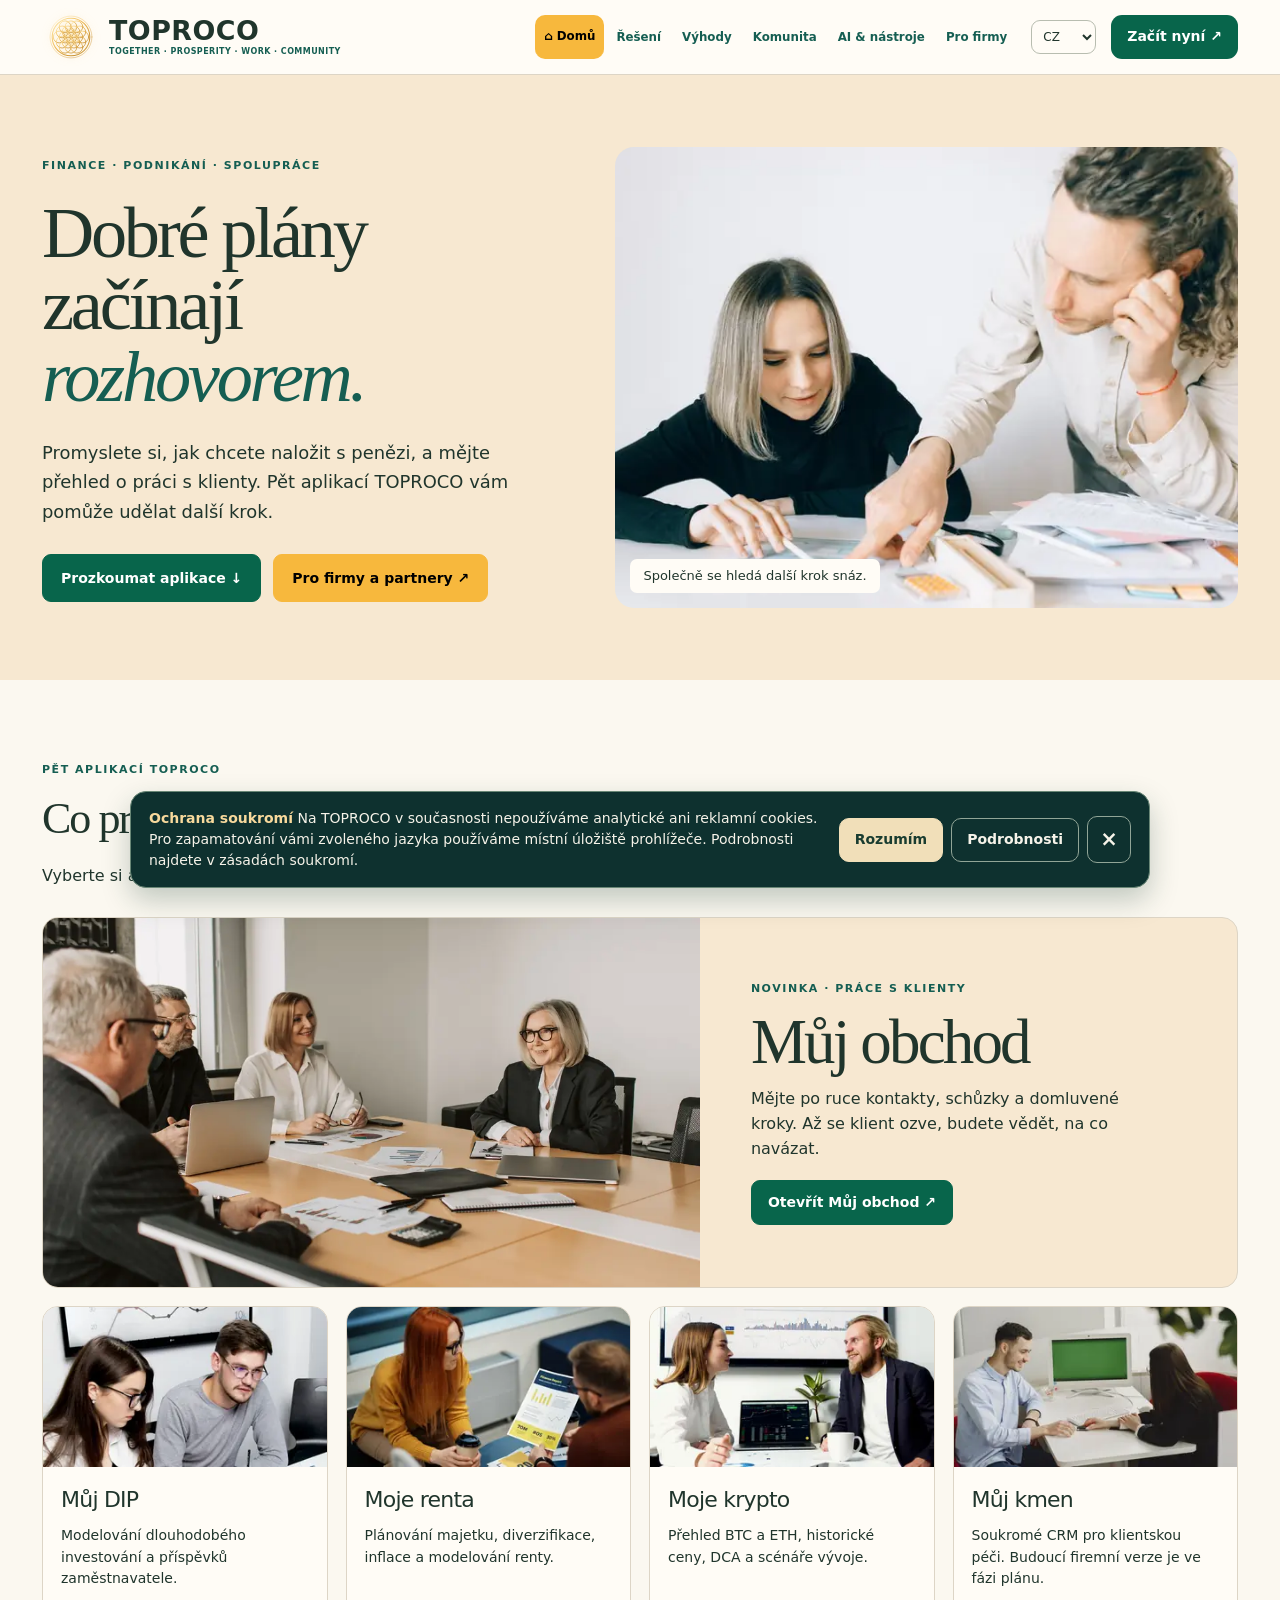
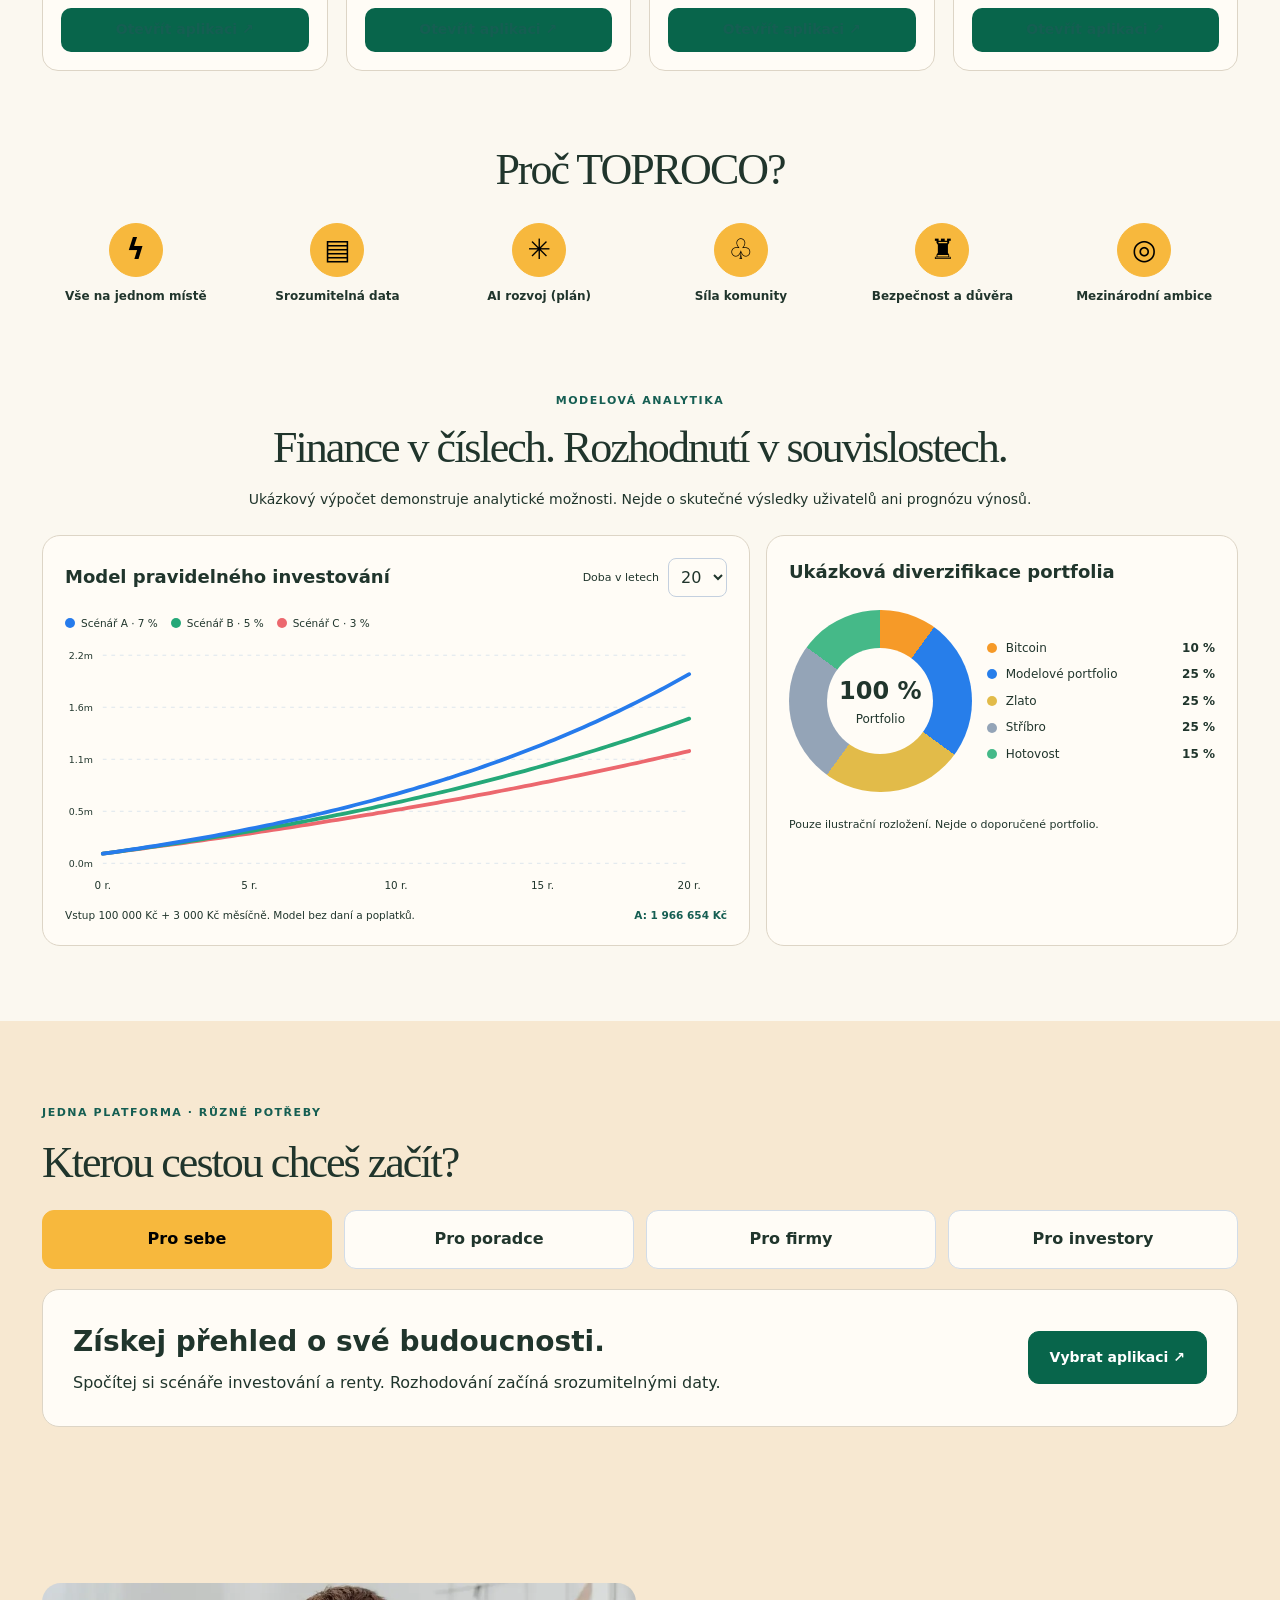
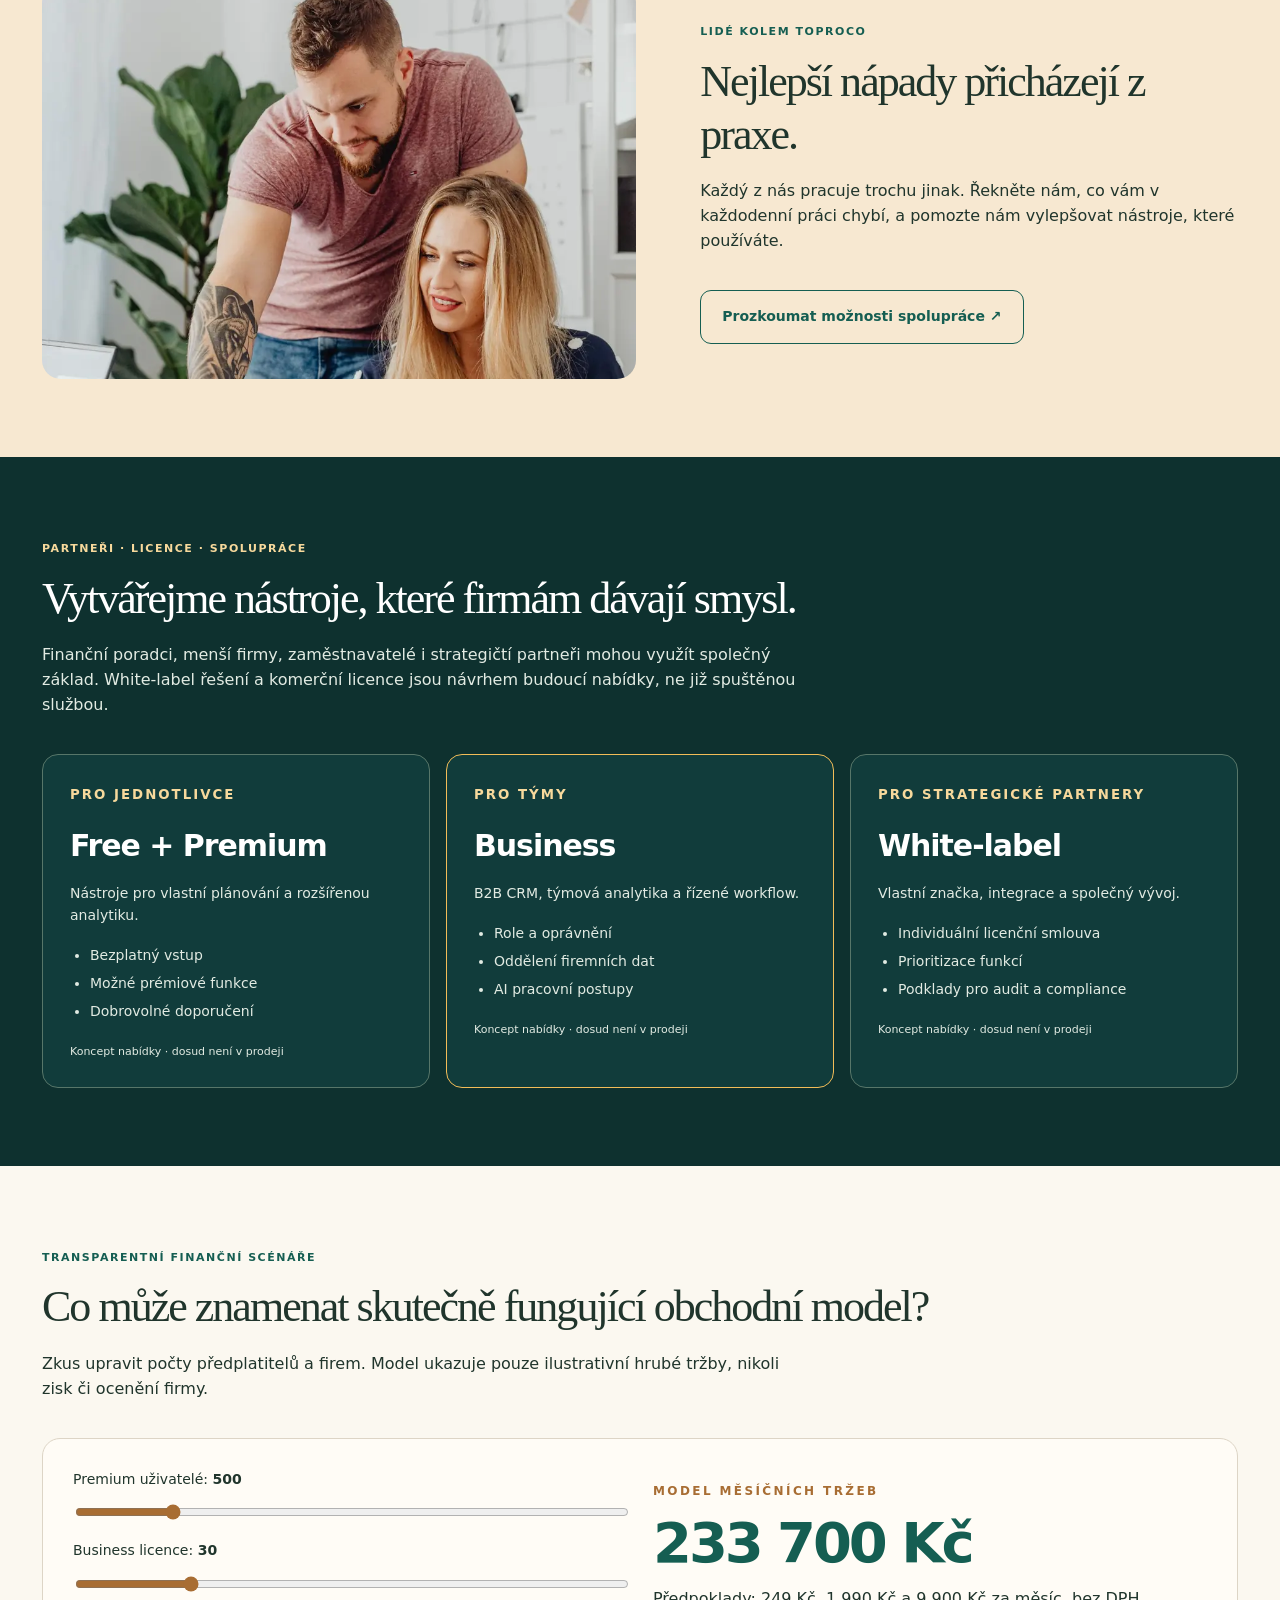
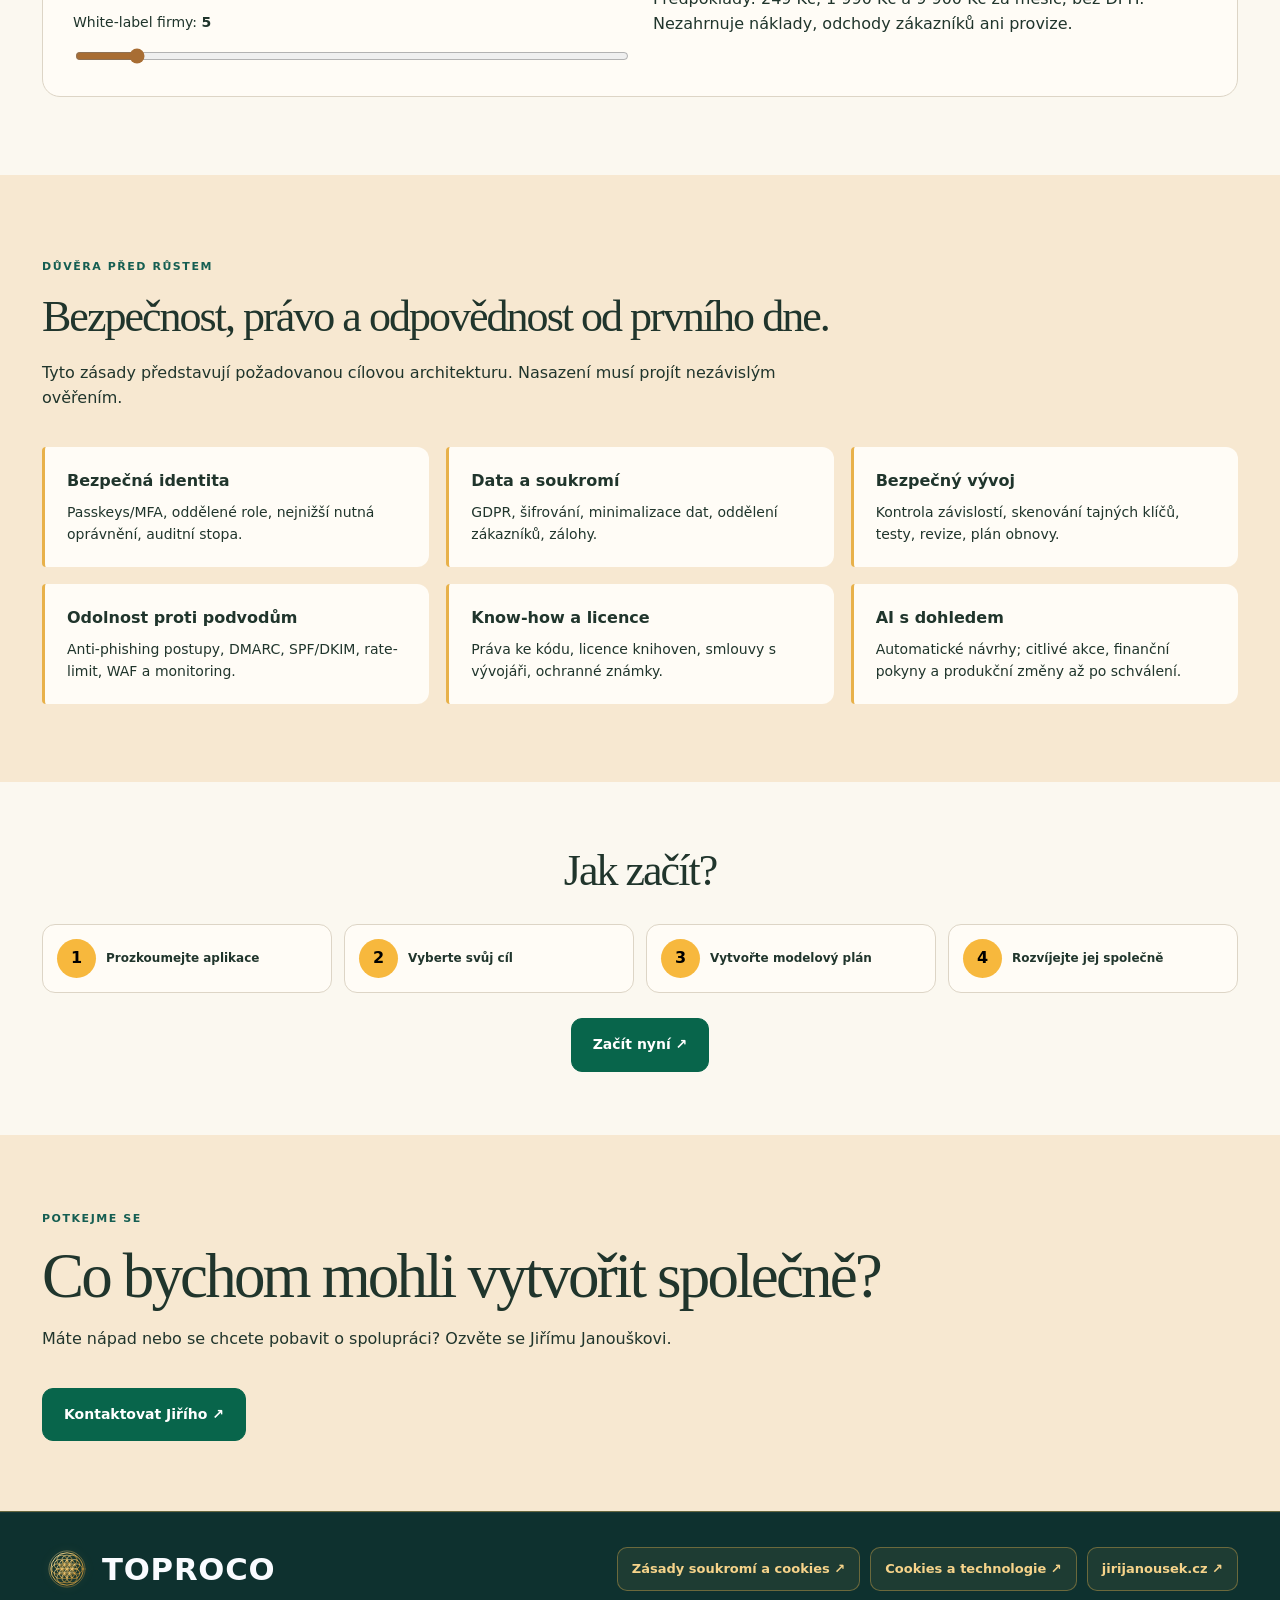
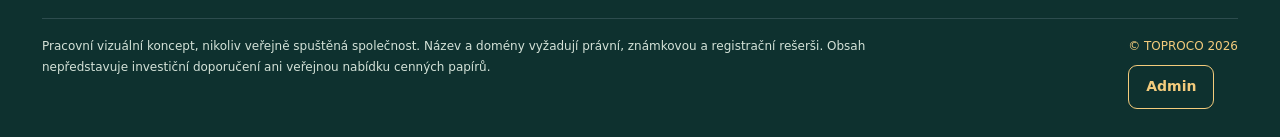
<file: index.html>
<!doctype html>
<html lang="cs">
<head>
<meta charset="UTF-8">
<meta name="viewport" content="width=device-width,initial-scale=1,viewport-fit=cover">
<meta name="color-scheme" content="light">
<meta name="theme-color" content="#f7e8d1">
<title>TOPROCO | Finance, investice a práce s klienty</title>
<meta name="description" content="Pět českých aplikací pro plánování renty, dlouhodobé investování, sledování kryptoměn a péči o klienty. Objevte Můj DIP, Moji rentu, Moje krypto, Můj kmen a Můj obchod.">
<meta name="robots" content="index, follow, max-image-preview:large">
<link rel="canonical" href="https://toproco.jirijanousek.cz/">
<meta property="og:type" content="website">
<meta property="og:locale" content="cs_CZ">
<meta property="og:site_name" content="TOPROCO">
<meta property="og:url" content="https://toproco.jirijanousek.cz/">
<meta property="og:title" content="TOPROCO | Finance, investice a práce s klienty">
<meta property="og:description" content="Pět českých aplikací pro plánování renty, investice a každodenní práci s klienty.">
<meta property="og:image" content="https://toproco.jirijanousek.cz/assets/toproco-pracovni-schuzka-sdileni.jpg">
<meta property="og:image:width" content="1200">
<meta property="og:image:height" content="630">
<meta property="og:image:alt" content="Dva lidé při pracovní schůzce společně procházejí podklady na stole.">
<meta name="twitter:card" content="summary_large_image">
<meta name="twitter:title" content="TOPROCO | Finance, investice a práce s klienty">
<meta name="twitter:description" content="Pět českých aplikací pro finance a práci s klienty.">
<meta name="twitter:image" content="https://toproco.jirijanousek.cz/assets/toproco-pracovni-schuzka-sdileni.jpg">
<meta name="twitter:image:alt" content="Dva lidé při pracovní schůzce společně procházejí podklady na stole.">
<link rel="icon" href="/favicon.svg" type="image/svg+xml">
<link rel="stylesheet" href="/privacy.css">
<script type="application/ld+json">
{
  "@context": "https://schema.org",
  "@graph": [
    {
      "@type": "WebSite",
      "@id": "https://toproco.jirijanousek.cz/#website",
      "url": "https://toproco.jirijanousek.cz/",
      "name": "TOPROCO",
      "inLanguage": "cs"
    },
    {
      "@type": "WebPage",
      "@id": "https://toproco.jirijanousek.cz/#webpage",
      "url": "https://toproco.jirijanousek.cz/",
      "name": "TOPROCO | Finance, investice a práce s klienty",
      "inLanguage": "cs",
      "isPartOf": {"@id": "https://toproco.jirijanousek.cz/#website"},
      "primaryImageOfPage": {
        "@type": "ImageObject",
        "contentUrl": "https://toproco.jirijanousek.cz/assets/toproco-pracovni-schuzka-sdileni.jpg",
        "width": 1200,
        "height": 630
      }
    }
  ]
}
</script>
<style>
:root{--bg:#0a1120;--bg2:#111c2c;--panel:#152135;--panel2:#1b2b40;--text:#f4f4ee;--muted:#a5b4c6;--gold:#edc68b;--peach:#ce9a66;--teal:#77d0c1;--border:#ffffff24;--max:1240px;color-scheme:dark}
*{box-sizing:border-box}html{scroll-behavior:smooth;scroll-padding-top:100px}body{margin:0;background:var(--bg);color:var(--text);font:16px/1.55 system-ui,-apple-system,'Segoe UI',Arial,sans-serif;overflow-x:hidden}a{color:inherit}button,input,select{font:inherit}button{cursor:pointer}button:focus-visible,a:focus-visible,select:focus-visible,input:focus-visible{outline:3px solid var(--gold);outline-offset:4px}img,svg{max-width:100%}.container{max-width:var(--max);padding:0 26px;margin:auto}.muted{color:var(--muted)}.sr-only{position:absolute;width:1px;height:1px;overflow:hidden;clip:rect(0,0,0,0)}
.skip{position:absolute;left:12px;top:-80px;background:var(--gold);color:#152233;padding:9px 14px;z-index:100}.skip:focus{top:12px}header{position:sticky;top:0;z-index:50;background:#0a1120ed;backdrop-filter:blur(14px);border-bottom:1px solid var(--border)}header .bar{display:flex;align-items:center;gap:28px;min-height:80px}.logo{display:flex;align-items:center;gap:13px;text-decoration:none;white-space:nowrap}.logo-mark{width:40px;height:40px;border:2px solid var(--gold);border-radius:13px;display:grid;place-items:center;color:var(--gold);font-size:24px;font-weight:900;box-shadow:inset 0 0 0 4px #e6c18718}.brand-name{font-weight:900;letter-spacing:.17em;font-size:16px}.brand-sub{display:block;font-size:9px;letter-spacing:.15em;color:var(--muted);font-weight:700}.desktop-nav{display:flex;align-items:center;gap:25px;margin-left:auto}.desktop-nav a,.nav-drop a{color:#d1d9e4;text-decoration:none;font-size:13px;font-weight:700}.desktop-nav a:hover,.nav-drop a:hover{color:var(--gold)}.lang{padding:9px 10px;background:#172339;border:1px solid #3d4f68;border-radius:9px;color:#eaf1f6;min-width:84px}.top-cta{background:var(--gold);color:#16202e;font-weight:850;text-decoration:none;border-radius:10px;padding:11px 16px;white-space:nowrap;font-size:13px}.menu-button{display:none;width:45px;height:45px;background:#18293f;color:white;border:1px solid #60748e;border-radius:10px;font-size:24px}.nav-drop{display:none;background:#0f1c30;padding:18px 24px;border-top:1px solid var(--border)}.nav-drop a{display:block;padding:12px;border-bottom:1px solid var(--border)}
.hero{position:relative;isolation:isolate;overflow:hidden;padding:100px 0 100px;background:radial-gradient(ellipse at 85% 40%,#20425570 0%,transparent 46%),linear-gradient(145deg,#101d30 0%,#080f1c 65%)}.hero:before{position:absolute;content:'';height:850px;width:850px;border:1px solid #a9d5c211;border-radius:50%;top:-240px;right:-240px;z-index:-1}.hero-grid{display:grid;grid-template-columns:1fr 1fr;gap:60px;align-items:center}.eyebrow{text-transform:uppercase;color:var(--gold);font-size:12px;letter-spacing:.2em;font-weight:800}.hero h1{font-size:clamp(46px,5.9vw,88px);letter-spacing:-.075em;line-height:1.04;margin:16px 0 24px;max-width:750px}.hero h1 em{font-style:normal;color:var(--gold)}.lead{font-size:clamp(17px,1.9vw,21px);line-height:1.64;color:#bfd0db;max-width:590px}.actions{display:flex;flex-wrap:wrap;gap:13px;margin:32px 0 22px}.btn{padding:15px 21px;min-height:50px;border-radius:11px;text-decoration:none;font-weight:800;display:inline-flex;justify-content:center;align-items:center;gap:9px;border:1px solid #68768a;background:transparent;color:white}.btn-primary{background:var(--gold);color:#111a27;border-color:var(--gold);box-shadow:0 10px 34px #e7b97a1d}.btn-outline{background:#ffffff0b}.btn:hover{transform:translateY(-2px)}.trust{display:flex;align-items:center;gap:20px;flex-wrap:wrap;font-size:12px;color:#9fb1c3}.trust span{display:flex;align-items:center;gap:6px}.trust b{color:var(--teal)}
.network{position:relative;width:100%;aspect-ratio:1;max-height:640px;margin:auto}.network svg{display:block;height:100%;width:100%;filter:drop-shadow(0 10px 30px #090e1f)}.orbit{fill:none;stroke:#c8dfd31b;stroke-width:1}.line{stroke:#f6d8a4a8;stroke-width:2}.line2{stroke:#77d0c199;stroke-width:2}.node{fill:#182d43;stroke:#e3bf88;stroke-width:2}.node-core{fill:#e7bc7e}.node-label{fill:#f4eee4;font-size:16px;font-weight:800;text-anchor:middle}.micro{fill:#9cb5c5;font-size:10px;text-anchor:middle}.spark{fill:#77d0c1}.n-caption{position:absolute;bottom:4%;right:7%;font-size:11px;letter-spacing:.13em;color:#9eafbd;text-transform:uppercase}
.stats{display:grid;grid-template-columns:repeat(4,1fr);gap:14px;margin-top:-38px;position:relative;z-index:2}.stat{border:1px solid #54627a80;background:#142339;min-height:116px;padding:22px;border-radius:16px}.stat strong{font-size:27px;color:var(--gold);display:block;line-height:1.3}.stat small{font-size:12px;color:#b9c8d3}.section{padding:104px 0}.section.alt{background:#101b2b}.kicker{color:var(--teal);text-transform:uppercase;letter-spacing:.2em;font-weight:800;font-size:11px}.section h2{font-size:clamp(32px,4vw,54px);line-height:1.15;letter-spacing:-.05em;margin:13px 0 18px}.section-intro{color:#b6c5d2;max-width:760px;margin-bottom:36px;font-size:17px}.product-grid{display:grid;grid-template-columns:repeat(4,minmax(0,1fr));gap:16px}.product{position:relative;background:linear-gradient(155deg,#1c3044,#121e30);border:1px solid #ffffff26;border-radius:19px;padding:26px 22px;display:flex;flex-direction:column;min-height:304px}.product:before{position:absolute;content:'';height:4px;width:52px;background:var(--gold);top:0;left:23px;border-radius:0 0 6px 6px}.product .icon{font-size:29px;margin-bottom:23px}.product h3{margin:0 0 8px;font-size:22px;letter-spacing:-.035em}.product p{font-size:13px;color:#b4c4d0;flex:1}.product a{font-size:13px;font-weight:800;color:var(--gold);text-decoration:none}.product a:hover{text-decoration:underline}
.audience{display:grid;grid-template-columns:repeat(4,1fr);gap:12px;margin:20px 0}.audience button{background:#142337;border:1px solid #40516a;color:#dbe5ee;padding:16px;border-radius:12px;min-height:58px;font-weight:750}.audience button.selected{border-color:var(--gold);color:#151a21;background:var(--gold)}.audience-panel{border:1px solid #476175;background:linear-gradient(130deg,#16283c,#203b4e);padding:30px;border-radius:17px;display:grid;grid-template-columns:1fr auto;align-items:center;gap:25px}.audience-panel h3{font-size:28px;margin:0 0 8px}.audience-panel p{color:#c2d0d7;margin:0;max-width:650px}
.steps{display:grid;grid-template-columns:repeat(3,1fr);gap:18px}.step{padding:25px;border:1px solid #ffffff23;border-radius:16px;background:#152438}.step .number{font-size:13px;font-weight:850;color:var(--gold)}.step h3{font-size:20px;margin:12px 0}.step p{font-size:14px;color:#bbcbd5;margin:0}.growth{display:grid;grid-template-columns:1.1fr .9fr;gap:25px;align-items:center}.growth-visual{border:1px solid #496172;border-radius:22px;padding:28px;background:radial-gradient(circle at center,#24443966,transparent 60%),#142638}.growth-visual .cells{display:flex;align-items:center;justify-content:center;gap:13px;flex-wrap:wrap;min-height:210px}.cell{border-radius:50%;height:78px;width:78px;display:grid;place-items:center;border:1px solid #cfb582;color:#f0dbc0;background:#21384a;font-size:13px;font-weight:800}.cell.main{height:112px;width:112px;background:#e5bd88;color:#0f1828}.arrow{color:var(--teal);font-size:28px}.note{font-size:12px;color:#a6b6c3}
.price-grid{display:grid;grid-template-columns:repeat(3,1fr);gap:16px}.price{background:#142338;border:1px solid #ffffff26;border-radius:16px;padding:27px}.price.featured{border-color:var(--gold)}.price small{text-transform:uppercase;letter-spacing:.15em;font-weight:850;color:#b7c6d2}.price h3{font-size:30px;letter-spacing:-.035em;margin:16px 0 8px}.price p{color:#b6c5d0;font-size:13px}.price ul{padding-left:20px;color:#d4dfe8;font-size:13px;line-height:2}.price .disclose{margin-top:18px;font-size:11px;color:#9cafbe}.calc{display:grid;grid-template-columns:1fr 1fr;gap:26px;padding:30px;background:#192a40;border:1px solid #54667c;border-radius:18px}.calc label{display:grid;gap:12px;color:#d7e4ee;font-size:14px}.calc input{accent-color:var(--gold);width:100%}.calc-fields{display:grid;gap:18px}.calc-result{display:flex;flex-direction:column;align-items:flex-start;justify-content:center}.calc-result output{font-size:clamp(33px,5vw,56px);font-weight:900;letter-spacing:-.055em;color:var(--gold)}.calc-result p{margin-top:0;color:#b4c5d0}.security-list{display:grid;grid-template-columns:repeat(3,1fr);gap:17px}.security-item{padding:22px;border-left:3px solid var(--teal);background:#152236;border-radius:4px 12px 12px 4px}.security-item b{display:block;margin-bottom:8px}.security-item p{font-size:13px;color:#b8c6d3;margin:0}.cta{background:#e9c793;color:#122034;padding:70px 0}.cta h2{color:#132034}.cta .section-intro{color:#405167}.cta .btn{border-color:#18233b;color:#fff;background:#152037}.footer{padding:38px 0 60px;border-top:1px solid var(--border)}.footer-grid{display:flex;justify-content:space-between;gap:20px;align-items:start;flex-wrap:wrap}.footer p{max-width:600px;font-size:12px;color:#99aaba}
@media(max-width:1000px){.desktop-nav{gap:15px}.product-grid{grid-template-columns:repeat(2,1fr)}.hero-grid{gap:20px}.hero h1{font-size:60px}.security-list{grid-template-columns:repeat(2,1fr)}}
@media(max-width:960px){header .bar{min-height:66px;gap:11px}.desktop-nav,.top-cta{display:none}.menu-button{display:block;margin-left:0}.lang{margin-left:auto}.nav-drop.open{display:block}.hero{padding:62px 0 72px}.hero-grid{grid-template-columns:1fr}.hero h1{font-size:clamp(40px,10vw,64px)}.network{max-width:500px}.stats{grid-template-columns:repeat(2,1fr);margin-top:-28px}.section{padding:66px 0}.growth,.calc,.audience-panel{grid-template-columns:1fr}.audience{grid-template-columns:repeat(2,1fr)}.steps,.price-grid,.security-list{grid-template-columns:1fr}.footer-grid{flex-direction:column}.container{padding:0 17px}.cta{padding:55px 0}}
@media(max-width:490px){.product-grid{grid-template-columns:1fr}.hero h1{font-size:41px}.hero .actions .btn{width:100%}.network{max-height:350px}.stat{min-height:104px;padding:16px}.stat strong{font-size:23px}.audience{grid-template-columns:1fr 1fr}.audience button{font-size:12px;padding:12px}.section-intro{font-size:15px}.audience-panel{padding:23px}.brand-sub{display:none}}@media(prefers-reduced-motion:reduce){*{scroll-behavior:auto!important;transition:none!important;animation:none!important}}

/* TOPROCO PREMIUM DESIGN v2 — navy/gold, accessible responsive UI */
:root{--bg:#f7f9fc;--bg2:#eff3f8;--panel:#fff;--text:#13263b;--muted:#53657a;--gold:#f3bd56;--peach:#eebc71;--teal:#327e69;--border:#dce4ef;--max:1330px;color-scheme:light}
html{scroll-padding-top:87px}body{background:#f7f9fc;color:var(--text);font:16px/1.55 system-ui,-apple-system,"Segoe UI",Arial,sans-serif}
.container{max-width:var(--max);padding-inline:clamp(15px,3.5vw,42px)}
header{background:#081d39;color:white;border-color:#234563;box-shadow:0 5px 22px #081b3240}header .bar{gap:15px;min-height:74px}
.logo{gap:9px}.logo-mark{width:50px;height:49px;border:0;border-radius:0;background:none;box-shadow:none;flex:0 0 50px}
.brand-name{font-size:26px;letter-spacing:.008em;color:white;line-height:1.12;display:block}.brand-sub{font-size:7px;letter-spacing:.04em;color:#f6c76e;max-width:225px;white-space:normal}
.desktop-nav{gap:3px}.desktop-nav a{color:#eaf0fc;padding:12px 9px;font-size:12px;border-radius:10px;white-space:nowrap}.desktop-nav a.active-home{color:#f6c56f;border-bottom:2px solid #f6bf5b;background:#173354}.desktop-nav a:hover{background:#1b3a61;color:#f5c66f}
.lang{padding:8px 7px;min-width:65px;background:#163154;color:#fff;border-color:#6482a0;font-size:12px}
.top-cta{background:linear-gradient(140deg,#ffe1a0,#eeb342);color:#10253a;border-radius:11px;box-shadow:inset 0 1px #fff3c7,0 4px 14px #0003}
.menu-button{background:#1a3c61;border-color:#7191b9}
.nav-drop{background:#102748}.nav-drop a{color:#f1f6fb;border-color:#39526c}
.hero{min-height:525px;padding:75px 0 106px;background:#0d263b url('assets/hero-sunrise.svg') center 52%/cover no-repeat;color:white}.hero:before{display:none}
.hero-grid{display:grid;grid-template-columns:minmax(0,1fr) minmax(230px,315px);gap:24px;align-items:center}
.hero-copy{max-width:660px;position:relative;z-index:2}.hero .eyebrow{color:#f8ce7b;font-size:11px;letter-spacing:.18em}
.hero h1{font-size:clamp(42px,5.7vw,75px);margin:15px 0 20px;letter-spacing:-.06em;line-height:1.08;text-shadow:0 4px 18px #08172da6}
.hero h1 em{color:#f9c052}.hero .lead{max-width:535px;font-size:clamp(16px,1.5vw,19px);line-height:1.65;color:#f2f5f8;text-shadow:0 2px 9px #041320}
.hero .actions{gap:12px;margin:28px 0 19px}.btn{transition:transform .18s ease,filter .18s ease}.hero .btn{border-radius:11px;min-height:48px;font-size:13px;padding:12px 18px}
.btn-primary{background:linear-gradient(150deg,#ffe092,#edac39);color:#15283b;border-color:#e5ae4e;box-shadow:0 6px 17px #091b3145}.btn-outline{border-color:#f2c068;background:#06192ca8;color:#fff}
.hero .trust{font-size:11px;color:#e0e9f2;gap:14px}.hero .trust b{color:#f4c365}
.hero-capabilities{display:grid;gap:10px;max-width:308px;margin-left:auto}.hero-capabilities>div{display:flex;align-items:center;gap:12px;padding:9px 13px;min-height:62px;background:#071a2dcd;border:1px solid #deb76c88;border-radius:14px;box-shadow:0 4px 13px #07162844}.hero-capabilities span{display:grid;place-items:center;flex:0 0 42px;width:42px;height:42px;color:#f5c562;border:2px solid #f5c562;border-radius:50%;font-weight:900;font-size:25px}.hero-capabilities b{font-size:12px;line-height:1.35;color:#f6f9fc}
.stats{grid-template-columns:repeat(4,minmax(0,1fr));gap:0;background:#071e3a;border:1px solid #b49a61;border-radius:17px;overflow:hidden;margin-top:-54px;box-shadow:0 13px 26px #08192d40}
.stat{background:#0a2240;border:0;border-right:1px solid #425c76;min-height:97px;padding:18px 22px;border-radius:0;display:flex;flex-direction:column;justify-content:center}.stat:last-child{border-right:0}.stat strong{font-size:29px;color:#f5bd58;letter-spacing:-.04em}.stat small{font-size:12px;color:#e1e9f2}
.section{padding:78px 0}.section.alt{background:#eef3f9}.section h2,.benefits-section h2,.insights-section h2,.getting-started h2{color:#13243a;letter-spacing:-.045em;font-size:clamp(29px,3.6vw,44px);line-height:1.2}
.kicker{color:#a67d37;font-size:11px}.section-intro{color:#5a697e;font-size:16px}
.section-heading{text-align:center}.section-heading .section-intro{margin:0 auto 29px}
.products-section{padding:76px 0 43px}.product-grid{grid-template-columns:repeat(4,minmax(0,1fr));gap:16px}
.product{padding:0;min-height:0;border-radius:19px;overflow:hidden;background:#0e2340;border:1px solid #e0e7f0;box-shadow:0 9px 24px #102c4c29;color:#fff}
.product:before{display:none}.product-cover{height:180px;overflow:hidden;position:relative}.product-cover img{width:100%;height:100%;display:block;object-fit:cover;transition:transform .3s ease}.product:hover .product-cover img{transform:scale(1.05)}
.product-cover:after{content:"";position:absolute;inset:0;background:linear-gradient(#0000 43%,#0a1e37a6)}
.product-body{padding:15px 18px 20px;flex:1;position:relative;min-height:227px;display:flex;flex-direction:column}.product-symbol{display:grid;place-items:center;position:absolute;top:-29px;left:16px;width:42px;height:42px;border:2px solid #fff9;border-radius:11px;background:#ffd268;color:#0b1b30;font-size:24px;font-weight:900;box-shadow:0 2px 9px #04112185}
.product h3{font-size:23px;color:#fff;margin:7px 0 6px}.product p{color:#d6e3ef;flex:1;line-height:1.5;font-size:13px;margin:0 0 20px}.product a{display:flex;align-items:center;justify-content:center;background:#f4c568;color:#112039;border-radius:10px;text-decoration:none;min-height:43px;padding:10px 11px;font-size:12px;font-weight:900}.product a:hover{text-decoration:none;filter:brightness(1.13)}
.product-renta a,.product-renta .product-symbol{background:#79c5ff}.product-krypto a,.product-krypto .product-symbol{background:#ba9cff}.product-kmen a,.product-kmen .product-symbol{background:#8bdbb6}
.benefits-section{padding:30px 0 54px;background:#f7f9fc}.benefits-section h2{text-align:center;margin:0 0 26px}.benefits-grid{display:grid;grid-template-columns:repeat(6,minmax(0,1fr));gap:14px}.benefit{display:flex;align-items:center;flex-direction:column;gap:11px;text-align:center}.benefit>span{display:grid;place-items:center;width:54px;height:54px;border-radius:50%;color:#11243b;font-size:28px;font-weight:900;background:linear-gradient(130deg,#ffe59c,#e9ad39);border:1px solid #e2b555;box-shadow:0 4px 11px #bb8d3628}.benefit b{font-size:12px;max-width:145px;line-height:1.4;color:#233952}
.insights-section{background:#f7f9fc;padding:28px 0 75px}.insights-heading{text-align:center;max-width:820px;margin:0 auto 24px}.insights-heading h2{margin:11px 0}.insights-heading p{color:#5b6d81;font-size:13px}
.insights-grid{display:grid;grid-template-columns:minmax(0,1.2fr) minmax(315px,.8fr);gap:16px}.insight-panel{min-width:0;background:#fff;border:1px solid #dfe6ef;border-radius:18px;padding:22px;box-shadow:0 8px 21px #0d274316}
.insight-panel h3{color:#142a42;font-size:18px;margin:0 0 15px}.insight-panel-top{display:flex;align-items:center;flex-wrap:wrap;gap:9px}.insight-panel-top h3{flex:1 1 220px;margin:0}.insight-panel-top label{color:#52667b;font-size:11px}.insight-panel-top select{border:1px solid #c4d0df;background:#f8fafc;border-radius:8px;padding:8px;color:#20384d}
.legend{display:flex;gap:13px;flex-wrap:wrap;font-size:10.5px;color:#5c6b7b;margin:18px 0 11px}.legend>span{display:flex;align-items:center;gap:6px}.legend i,.allocation-legend i{width:10px;height:10px;display:inline-block;border-radius:50%;flex:0 0 10px}.legend .blue{background:#267bec}.legend .green{background:#25a878}.legend .red{background:#ec686e}
#projectionChart{width:100%;height:auto;display:block}.chart-foot{display:flex;justify-content:space-between;align-items:flex-start;gap:12px;font-size:10.5px;color:#62758a}.chart-foot strong{color:#2364a5;white-space:nowrap}
.allocation-wrap{display:grid;grid-template-columns:1fr 1.25fr;gap:15px;align-items:center;margin:24px 0}.donut-chart{width:min(214px,100%);margin:auto;aspect-ratio:1;border-radius:50%;display:grid;place-items:center;position:relative;background:conic-gradient(#f69a28 0 10%,#277eea 10% 35%,#e2bb49 35% 60%,#94a4b7 60% 85%,#45b988 85% 100%)}.donut-chart:before{content:"";position:absolute;inset:21%;border-radius:50%;background:#fff}.donut-chart>span{z-index:1;text-align:center;font-size:24px;font-weight:900;color:#193249}.donut-chart small{display:block;font-weight:500;font-size:12px;color:#637589}.allocation-legend{display:grid;gap:8px}.allocation-legend>div{display:grid;grid-template-columns:11px 1fr auto;gap:8px;align-items:center;color:#283c50;font-size:12px}.allocation-legend b{color:#17283c}.chart-note{font-size:11px;color:#64798c}
#pro-koho .audience button{background:#fff;color:#23374e;border-color:#d2dce8}#pro-koho .audience button.selected{background:#f1be61;color:#1a2a3e;border-color:#eab34b}.audience-panel{background:#fff;border-color:#dce5ef;box-shadow:0 5px 17px #10243b13}.audience-panel h3{color:#1b3249}.audience-panel p{color:#5d7184}
#komunita,#partneri{background:#0a2340;color:#fff}#komunita h2,#partneri h2{color:#fff}#komunita .section-intro,#partneri .section-intro{color:#c7d5e4}#komunita .kicker,#partneri .kicker{color:#f0bf69}
#komunita .growth-visual{background:#122d4b;border-color:#607992}#komunita .cell{background:#213f59;color:#fff}#komunita .cell.main{background:#f2c26b;color:#13263b}#komunita .note{color:#bfd0df}
#partneri .price{background:#122e4c;border-color:#405d7a}#partneri .price.featured{border-color:#f2bc58}#partneri .price p,#partneri .price ul{color:#d1e0ed}
#scenare{background:#f8fafc}.calc{background:#fff;border-color:#dce5ef;box-shadow:0 8px 25px #0e294416}.calc label{color:#18304b}.calc-result p{color:#66768a}.calc-result output{color:#af7824}
#bezpecnost{background:#eff4f9}#bezpecnost .security-item{background:#fff;border-left-color:#e8b14a}#bezpecnost .security-item b{color:#1a324a}#bezpecnost .security-item p{color:#65768a}
.getting-started{padding:63px 0;text-align:center;background:#f8fafd}.getting-started h2{margin:0 0 26px}.start-grid{display:grid;grid-template-columns:repeat(4,minmax(0,1fr));gap:12px;margin-bottom:25px}.start-step{display:flex;align-items:center;gap:10px;text-align:left;background:#fff;border:1px solid #dce5ee;border-radius:13px;padding:14px;color:#132b44}.start-step span{width:39px;height:39px;flex:0 0 39px;display:grid;place-items:center;background:#f5c263;border-radius:50%;font-weight:900;color:#13243b}.start-step b{font-size:12px}
.cta{background:linear-gradient(125deg,#eabf76,#f8dba5);color:#15304a}.cta h2{color:#152b41}.cta .section-intro{color:#435c72}.footer{background:#061b34;color:white;border-color:#122e4b}.footer .brand-name{color:#fff}.footer p{color:#b5c5d4}.footer a{color:white}
@media(max-width:1270px){.desktop-nav{gap:1px}.desktop-nav a{font-size:11px;padding:11px 7px}.brand-name{font-size:23px}.brand-sub{font-size:6.5px}}
@media(max-width:1080px){.desktop-nav,.top-cta{display:none}.menu-button{display:block}.lang{margin-left:auto}}
@media(max-width:900px){.hero-grid{grid-template-columns:1fr}.hero{padding:55px 0 87px;background-position:59% center}.hero-capabilities{max-width:680px;margin:0;grid-template-columns:repeat(2,minmax(0,1fr))}.product-grid{grid-template-columns:repeat(2,minmax(0,1fr))}.benefits-grid{grid-template-columns:repeat(3,minmax(0,1fr))}.insights-grid{grid-template-columns:1fr}.allocation-wrap{max-width:575px;margin:23px auto}}
@media(max-width:620px){.container{padding-inline:16px}header .bar{min-height:65px}.logo-mark{width:40px;flex-basis:40px}.brand-name{font-size:22px}.brand-sub{font-size:6px}.hero{padding:44px 0 84px}.hero h1{font-size:clamp(37px,10vw,52px)}.hero .lead{font-size:15px}.hero .actions .btn{flex:1 1 184px}.hero-capabilities{gap:7px}.hero-capabilities>div{gap:7px;padding:7px;min-height:50px}.hero-capabilities span{width:30px;height:30px;flex:0 0 30px;font-size:19px}.hero-capabilities b{font-size:10px}.stats{grid-template-columns:repeat(2,minmax(0,1fr));margin-top:-46px}.stat{min-height:77px;padding:12px 15px}.stat:nth-child(2){border-right:0}.stat:nth-child(-n+2){border-bottom:1px solid #43607b}.stat strong{font-size:23px}.stat small{font-size:10.5px}
.product-grid{gap:10px}.product-cover{height:130px}.product-body{padding:14px 12px;min-height:218px}.product h3{font-size:19px}.product p{font-size:11.5px}.product a{font-size:10.5px;padding:8px;min-height:39px}.product-symbol{width:34px;height:34px;top:-26px;font-size:19px}.benefits-grid{gap:17px 8px}.benefit>span{width:44px;height:44px;font-size:23px}.benefit b{font-size:10.5px}.insight-panel{padding:15px}.allocation-wrap{grid-template-columns:1fr 1fr;gap:10px}.allocation-legend>div{font-size:10px;gap:5px}.donut-chart>span{font-size:18px}.start-grid{grid-template-columns:repeat(2,minmax(0,1fr))}.start-step{padding:10px;gap:7px}.start-step span{width:32px;height:32px;flex-basis:32px}.start-step b{font-size:10.5px}.section{padding:58px 0}}
@media(max-width:365px){.brand-sub{display:none}.brand-name{font-size:20px}.product-grid{grid-template-columns:1fr}.product-cover{height:170px}.product-body{min-height:0}.hero-capabilities b{font-size:9px}}
@media(prefers-reduced-motion:reduce){.product-cover img,.btn{transition:none!important}}


.tp-privacy-footer-links{display:flex;flex-wrap:wrap;align-items:flex-start;gap:15px;max-width:450px}
.tp-privacy-footer-links>a{font-size:13px;color:#f6d58c}
.tp-privacy-footer-links>a:last-child{color:#e5edf7}
@media(max-width:600px){.tp-privacy-footer-links{flex-direction:column;gap:8px}}

/* TOPROCO 2.1 — gold Flower of Life + unified, single-row desktop footer */
header .logo-mark,.footer .logo-mark{
  display:grid;place-items:center;flex:0 0 58px;
  width:58px;height:58px;margin:0;
  padding:0;background:transparent;border:0;border-radius:0;box-shadow:none;
}
header .logo-mark img,.footer .logo-mark img{
  display:block;width:100%;height:100%;object-fit:contain;
  filter:drop-shadow(0 0 5px rgba(238,183,78,.18));
}
header .brand-name{font-size:clamp(22px,2.1vw,27px);letter-spacing:.018em;}
header .brand-sub{font-size:8px;line-height:1.4;letter-spacing:.055em;color:#f3c772;white-space:normal;max-width:245px;}
.footer{background:linear-gradient(155deg,#071b36 0%,#061528 100%);
  border-top:1px solid rgba(242,190,87,.38);color:#edf4fb;
  padding:32px 0 28px;box-shadow:inset 0 1px rgba(255,255,255,.03);
}
.footer-layout{display:flex;flex-direction:column;gap:24px;}
.footer-top{display:flex;align-items:center;justify-content:space-between;gap:22px;min-width:0;}
.footer-logo{flex:0 0 auto;gap:10px;white-space:nowrap;}
.footer .footer-logo .logo-mark{width:50px;height:50px;flex-basis:50px;}
.footer .footer-logo .brand-name{font-weight:900;font-size:clamp(24px,2.4vw,33px);letter-spacing:.025em;color:#f9fbff;}
.footer-links{display:flex;align-items:center;justify-content:flex-end;gap:10px;flex-wrap:nowrap;min-width:0;}
.footer-links a{display:inline-flex;align-items:center;justify-content:center;
  min-height:44px;padding:10px 14px;
  border:1px solid rgba(232,178,76,.38);
  background:rgba(238,194,107,.075);color:#f6d38a;
  font-size:13px;font-weight:750;line-height:1.3;
  border-radius:10px;text-decoration:none;text-align:center;white-space:nowrap;
  transition:background .18s ease,border-color .18s ease,color .18s ease;
}
.footer-links a:hover{background:rgba(239,188,89,.17);color:#fff0ba;border-color:#f1c773;}
.footer-links a:focus-visible,.footer-logo:focus-visible{outline:3px solid #f6c568;outline-offset:3px;}
.footer-bottom{border-top:1px solid rgba(192,207,228,.17);padding-top:17px;display:flex;
  justify-content:space-between;align-items:flex-start;gap:18px;}
.footer-bottom p{margin:0;max-width:860px;font-size:12px;line-height:1.7;color:#b9c9da;}
.footer-copyright{color:#f3cb7c;font-size:12px;flex:0 0 auto;padding-top:1px;}
@media(max-width:1080px){header .logo-mark{width:50px;height:50px;flex-basis:50px;}
  header .brand-sub{max-width:220px}
  .footer-links a{font-size:12px;padding:10px 12px}
}
@media(max-width:780px){.footer-top{align-items:flex-start;flex-direction:column;gap:16px;}
  .footer-links{justify-content:flex-start;width:100%;flex-wrap:wrap;}
  .footer-bottom{flex-direction:column;gap:8px}
}
@media(max-width:480px){header .logo-mark{width:44px;height:44px;flex-basis:44px;}
  header .brand-name{font-size:21px}
  header .brand-sub{font-size:6.2px;letter-spacing:0;max-width:170px;}
  .footer{padding:26px 0}
  .footer-links{display:grid;grid-template-columns:1fr;gap:9px}
  .footer-links a{width:100%;white-space:normal;font-size:13px;}
  .footer-bottom p{font-size:11px}
}
@media(prefers-reduced-motion:reduce){.footer-links a{transition:none}}

</style>
<link rel="stylesheet" href="toproco.css">
<link rel="stylesheet" href="/vzhled.php?css=1">
</head><body>
<a class="skip" href="#content">Přeskočit na obsah</a>
<header><div class="container bar">
<a href="#top" class="logo" aria-label="TOPROCO — úvod"><span class="logo-mark" aria-hidden="true"><img src="/assets/flower-of-life.svg" width="58" height="58" alt="" decoding="async"></span><span><span class="brand-name">TOPROCO</span><span class="brand-sub">TOGETHER · PROSPERITY · WORK · COMMUNITY</span></span></a>
<nav class="desktop-nav" aria-label="Hlavní navigace"><a href="#top" class="active-home" data-i="navHome">⌂ Domů</a><a href="#produkty" data-i="navProducts">Řešení</a><a href="#benefity" data-i="navBenefits">Výhody</a><a href="#komunita" data-i="navCommunity">Komunita</a><a href="#insights" data-i="navInsights">AI & Nástroje</a><a href="#partneri" data-i="navPartners">Pro firmy</a></nav>
<label class="sr-only" for="lang">Jazyk</label><select id="lang" class="lang" aria-label="Zvolit jazyk"><option value="cs">CZ</option><option value="sk">SK</option><option value="en">EN</option><option value="es">ES</option><option value="zh">中文</option></select>
<a class="top-cta" href="#produkty" data-i="navStart">Začít nyní ↗</a><button class="menu-button" id="mobileNavButton" type="button" aria-label="Otevřít nabídku" aria-controls="navDrop" aria-expanded="false">☰</button></div>
<nav id="navDrop" class="nav-drop" aria-label="Mobilní navigace"><a href="#top" data-i="navHome">Domů</a><a href="#produkty" data-i="navProducts">Řešení</a><a href="#benefity" data-i="navBenefits">Výhody</a><a href="#komunita" data-i="navCommunity">Komunita</a><a href="#insights" data-i="navInsights">AI a nástroje</a><a href="#partneri" data-i="navPartners">Pro firmy</a><a href="#bezpecnost" data-i="navSecurity">Bezpečnost</a></nav></header>
<main id="content">
<section id="top" class="hero">
  <div class="container hero-grid">
    <div class="hero-copy">
      <span class="eyebrow" data-i="heroEyebrow">FINANCE · PODNIKÁNÍ · SPOLUPRÁCE</span>
      <h1 data-i="heroTitle">Dobré plány začínají <em>rozhovorem.</em></h1>
      <p class="lead" data-i="heroLead">Promyslete si, jak chcete naložit s penězi, a mějte přehled o práci s klienty. Pět aplikací TOPROCO vám pomůže udělat další krok.</p>
      <div class="actions">
        <a class="btn btn-primary" href="#produkty" data-i="heroPrimary">Prozkoumat aplikace ↓</a>
        <a class="btn btn-outline" href="#partneri" data-i="heroSecondary">Pro firmy a partnery ↗</a>
      </div>
    </div>
    <figure class="hero-photo">
      <img src="assets/pracovni-schuzka-1240.webp" srcset="assets/pracovni-schuzka-640.webp 640w, assets/pracovni-schuzka-1240.webp 1240w" sizes="(max-width: 860px) 93vw, (max-width: 1300px) 49vw, 640px" width="1240" height="930" alt="Dva lidé při pracovní schůzce společně procházejí podklady na stole." data-alt="heroAlt" fetchpriority="high">
      <figcaption data-i="heroCaption">Společně se hledá další krok snáz.</figcaption>
    </figure>
  </div>
</section>
<section class="section products-section" id="produkty">
  <div class="container">
    <div class="section-heading">
      <span class="kicker" data-i="productsKicker">PĚT APLIKACÍ TOPROCO</span>
      <h2 data-i="productsTitle">Co právě řešíte?</h2>
      <p class="section-intro" data-i="productsLead">Vyberte si aplikaci podle toho, co právě potřebujete. Každá má vlastní přihlášení.</p>
    </div>
    <div class="product-grid">
      <article class="product product-obchod">
        <div class="product-cover"><img src="assets/muj-obchod-pracovni-schuzka-640.webp"
               srcset="assets/muj-obchod-pracovni-schuzka-320.webp 320w, assets/muj-obchod-pracovni-schuzka-640.webp 640w, assets/muj-obchod-pracovni-schuzka-960.webp 960w"
               sizes="(max-width: 620px) calc(100vw - 34px), (max-width: 760px) 93vw, (max-width: 1300px) 51vw, 668px" width="640" height="360"
               alt="Obchodní tým na schůzce u stolu s notebooky a tištěnými grafy." data-alt="shopPhotoAlt" loading="lazy" decoding="async"></div>
        <div class="product-body">
          <span class="kicker" data-i="shopKicker">NOVINKA · PRÁCE S KLIENTY</span>
          <h3>Můj obchod</h3>
          <p data-i="productShop">Mějte po ruce kontakty, schůzky a domluvené kroky. Až se klient ozve, budete vědět, na co navázat.</p>
          <a class="btn btn-primary" href="https://muj-obchod.jirijanousek.cz/" target="_blank" rel="noopener noreferrer" data-i="openShop">Otevřít Můj obchod ↗</a>
        </div>
      </article>
<article class="product product-dip"><div class="product-cover"><img src="assets/muj-dip-analyza-financi-640.webp"
               srcset="assets/muj-dip-analyza-financi-320.webp 320w, assets/muj-dip-analyza-financi-640.webp 640w, assets/muj-dip-analyza-financi-960.webp 960w"
               sizes="(max-width: 420px) calc(100vw - 34px), (max-width: 1050px) 46vw, (max-width: 1300px) 23vw, 290px" width="640" height="360"
               alt="Dva kolegové při analýze finančních podkladů, v pozadí je obrazovka s grafy." data-alt="dipPhotoAlt" loading="lazy" decoding="async"></div><div class="product-body"><span class="product-symbol">✦</span><h3>Můj DIP</h3><p data-i="productDip">Modelování dlouhodobého investování a příspěvků zaměstnavatele.</p><a href="https://muj-dip.jirijanousek.cz/" target="_blank" rel="noopener noreferrer" data-i="openApp">Otevřít aplikaci ↗</a></div></article>
<article class="product product-renta"><div class="product-cover"><img src="assets/moje-renta-financni-plan-640.webp"
               srcset="assets/moje-renta-financni-plan-320.webp 320w, assets/moje-renta-financni-plan-640.webp 640w, assets/moje-renta-financni-plan-960.webp 960w"
               sizes="(max-width: 420px) calc(100vw - 34px), (max-width: 1050px) 46vw, (max-width: 1300px) 23vw, 290px" width="640" height="360"
               alt="Dva lidé při konzultaci nad tištěným finančním přehledem." data-alt="rentPhotoAlt" loading="lazy" decoding="async"></div><div class="product-body"><span class="product-symbol">☂</span><h3>Moje renta</h3><p data-i="productRent">Plánování majetku, diverzifikace, inflace a modelování renty.</p><a href="https://moje-renta.jirijanousek.cz/" target="_blank" rel="noopener noreferrer" data-i="openApp">Otevřít aplikaci ↗</a></div></article>
<article class="product product-krypto"><div class="product-cover"><img src="assets/moje-krypto-trzni-grafy-640.webp"
               srcset="assets/moje-krypto-trzni-grafy-320.webp 320w, assets/moje-krypto-trzni-grafy-640.webp 640w, assets/moje-krypto-trzni-grafy-960.webp 960w"
               sizes="(max-width: 420px) calc(100vw - 34px), (max-width: 1050px) 46vw, (max-width: 1300px) 23vw, 290px" width="640" height="360"
               alt="Dva lidé diskutují u notebooku s tržními grafy." data-alt="cryptoPhotoAlt" loading="lazy" decoding="async"></div><div class="product-body"><span class="product-symbol">₿</span><h3>Moje krypto</h3><p data-i="productCrypto">Přehled BTC a ETH, historické ceny, DCA a scénáře vývoje.</p><a href="https://moje-krypto.jirijanousek.cz/" target="_blank" rel="noopener noreferrer" data-i="openApp">Otevřít aplikaci ↗</a></div></article>
<article class="product product-kmen"><div class="product-cover"><img src="assets/muj-kmen-prace-s-klienty-640.webp"
               srcset="assets/muj-kmen-prace-s-klienty-320.webp 320w, assets/muj-kmen-prace-s-klienty-640.webp 640w, assets/muj-kmen-prace-s-klienty-960.webp 960w"
               sizes="(max-width: 420px) calc(100vw - 34px), (max-width: 1050px) 46vw, (max-width: 1300px) 23vw, 290px" width="640" height="360"
               alt="Dva lidé spolu mluví u počítače v kanceláři." data-alt="kmenPhotoAlt" loading="lazy" decoding="async"></div><div class="product-body"><span class="product-symbol">♧</span><h3>Můj kmen</h3><p data-i="productKmen">Soukromé CRM pro klientskou péči. Budoucí firemní verze je ve fázi plánu.</p><a href="https://muj-kmen.jirijanousek.cz/" target="_blank" rel="noopener noreferrer" data-i="partnerApp">Otevřít aplikaci ↗</a></div></article>
</div></div></section>
<section class="benefits-section" id="benefity"><div class="container"><h2 data-i="benefitsTitle">Proč TOPROCO?</h2><div class="benefits-grid"><div class="benefit"><span>ϟ</span><b data-i="why1">Vše na jednom místě</b></div><div class="benefit"><span>▤</span><b data-i="why2">Srozumitelná data</b></div><div class="benefit"><span>✳</span><b data-i="why3">AI rozvoj (plán)</b></div><div class="benefit"><span>♧</span><b data-i="why4">Síla komunity</b></div><div class="benefit"><span>♜</span><b data-i="why5">Bezpečnost a důvěra</b></div><div class="benefit"><span>◎</span><b data-i="why6">Mezinárodní ambice</b></div></div></div></section>
<section class="insights-section" id="insights"><div class="container"><div class="insights-heading"><span class="kicker" data-i="insightKicker">MODELOVÁ ANALYTIKA</span><h2 data-i="insightTitle">Finance v číslech. Rozhodnutí v souvislostech.</h2><p data-i="insightLead">Ukázkové výpočty nejsou skutečnými výsledky uživatelů ani prognózou výnosů.</p></div>
<div class="insights-grid"><article class="insight-panel"><div class="insight-panel-top"><h3 data-i="chartTitle">Model pravidelného investování</h3><label for="chartHorizon" data-i="chartYears">Doba v letech</label><select id="chartHorizon" aria-label="Doba modelování"><option value="10">10</option><option value="20" selected>20</option><option value="30">30</option></select></div><div class="legend"><span><i class="blue"></i><span data-i="chartA">Scénář A · 7 %</span></span><span><i class="green"></i><span data-i="chartB">Scénář B · 5 %</span></span><span><i class="red"></i><span data-i="chartC">Scénář C · 3 %</span></span></div><svg id="projectionChart" viewBox="0 0 700 280" role="img" aria-label="Ilustrativní křivky složeného zhodnocení" preserveAspectRatio="xMidYMid meet"><g id="chartGrid"></g><path id="projC" fill="none" stroke="#ec686e" stroke-width="4" stroke-linecap="round"></path><path id="projB" fill="none" stroke="#25a878" stroke-width="4" stroke-linecap="round"></path><path id="projA" fill="none" stroke="#267bec" stroke-width="4" stroke-linecap="round"></path></svg><div class="chart-foot"><span data-i="chartAssumption">Vstup 100 000 Kč + 3 000 Kč měsíčně. Konstantní modelové sazby bez daní a poplatků.</span><strong id="chartFinal" aria-live="polite"></strong></div></article>
<article class="insight-panel allocation-panel"><h3 data-i="allocationTitle">Ukázková diverzifikace portfolia</h3><div class="allocation-wrap"><div class="donut-chart" role="img" aria-label="Ilustrativní portfolio: BTC 10 %, modelové portfolio 25 %, zlato 25 %, stříbro 25 %, hotovost 15 %"><span>100 %<small data-i="donutLabel">Portfolio</small></span></div><div class="allocation-legend"><div><i style="background:#f69a28"></i><span>Bitcoin</span><b>10 %</b></div><div><i style="background:#277eea"></i><span data-i="allocPermanent">Modelové portfolio</span><b>25 %</b></div><div><i style="background:#e2bb49"></i><span data-i="allocGold">Zlato</span><b>25 %</b></div><div><i style="background:#94a4b7"></i><span data-i="allocSilver">Stříbro</span><b>25 %</b></div><div><i style="background:#45b988"></i><span data-i="allocCash">Hotovost</span><b>15 %</b></div></div></div><p class="chart-note" data-i="allocationFoot">Pouze ilustrační rozložení. Nejde o doporučené portfolio.</p></article></div></div></section>
<section class="section alt" id="pro-koho"><div class="container"><span class="kicker" data-i="audienceKicker">JEDNA PLATFORMA · RŮZNÉ POTŘEBY</span><h2 data-i="audienceTitle">Kterou cestou chceš začít?</h2><div class="audience" role="tablist" aria-label="Výběr typu návštěvníka"><button type="button" role="tab" aria-selected="true" class="selected" data-audience="person" data-i="audPerson">Pro sebe</button><button type="button" role="tab" aria-selected="false" data-audience="advisor" data-i="audAdvisor">Pro poradce</button><button type="button" role="tab" aria-selected="false" data-audience="company" data-i="audCompany">Pro firmy</button><button type="button" role="tab" aria-selected="false" data-audience="investor" data-i="audInvestor">Pro investory</button></div><div class="audience-panel" id="audiencePanel" role="tabpanel" aria-live="polite"><div><h3 id="audTitle">Získej přehled o své budoucnosti.</h3><p id="audText">Spočítej si scénáře investování a renty. Rozhodování začíná srozumitelnými daty.</p></div><a id="audLink" class="btn btn-primary" href="#produkty">Vybrat aplikaci ↗</a></div></div></section>
<section class="section" id="komunita">
  <div class="container growth">
    <figure class="community-photo"><img src="assets/spoluprace-v-kancelari-960.webp" srcset="assets/spoluprace-v-kancelari-480.webp 480w, assets/spoluprace-v-kancelari-960.webp 960w" sizes="(max-width: 860px) 93vw, (max-width: 1300px) 47vw, 600px" alt="Dva lidé spolupracují u pracovního stolu v kanceláři." data-alt="communityAlt" width="960" height="640" loading="lazy" decoding="async"></figure>
    <div class="community-copy">
      <span class="kicker" data-i="communityKicker">LIDÉ KOLEM TOPROCO</span>
      <h2 data-i="communityTitle">Nejlepší nápady přicházejí z praxe.</h2>
      <p class="section-intro" data-i="communityLead">Každý z nás pracuje trochu jinak. Řekněte nám, co vám v každodenní práci chybí, a pomozte nám vylepšovat nástroje, které používáte.</p>
      <a class="btn btn-outline" href="#partneri" data-i="communityButton">Prozkoumat možnosti spolupráce ↗</a>
    </div>
  </div>
</section>
<section class="section alt" id="partneri"><div class="container"><span class="kicker" data-i="partnerKicker">PARTNEŘI · LICENCE · SPOLUPRÁCE</span><h2 data-i="partnerTitle">Vytvářejme nástroje, které firmám dávají smysl.</h2><p class="section-intro" data-i="partnerLead">Finanční poradci, menší firmy, zaměstnavatelé i strategičtí partneři mohou využít společný základ. White-label řešení a komerční licence jsou návrhem budoucí nabídky, ne již spuštěnou službou.</p><div class="price-grid"><article class="price"><small data-i="priceOneTop">PRO JEDNOTLIVCE</small><h3>Free + Premium</h3><p data-i="priceOneText">Nástroje pro vlastní plánování a rozšířenou analytiku.</p><ul><li data-i="priceOneA">Bezplatný vstup</li><li data-i="priceOneB">Možné prémiové funkce</li><li data-i="priceOneC">Dobrovolné doporučení</li></ul><div class="disclose" data-i="pricePending">Koncept nabídky · dosud není v prodeji</div></article><article class="price featured"><small data-i="priceTwoTop">PRO TÝMY</small><h3>Business</h3><p data-i="priceTwoText">B2B CRM, týmová analytika a řízené workflow.</p><ul><li data-i="priceTwoA">Role a oprávnění</li><li data-i="priceTwoB">Oddělení firemních dat</li><li data-i="priceTwoC">AI pracovní postupy</li></ul><div class="disclose" data-i="pricePending">Koncept nabídky · dosud není v prodeji</div></article><article class="price"><small data-i="priceThreeTop">PRO STRATEGICKÉ PARTNERY</small><h3>White-label</h3><p data-i="priceThreeText">Vlastní značka, integrace a společný vývoj.</p><ul><li data-i="priceThreeA">Individuální licenční smlouva</li><li data-i="priceThreeB">Prioritizace funkcí</li><li data-i="priceThreeC">Podklady pro audit a compliance</li></ul><div class="disclose" data-i="pricePending">Koncept nabídky · dosud není v prodeji</div></article></div></div></section>
<section class="section" id="scenare"><div class="container"><span class="kicker" data-i="modelKicker">TRANSPARENTNÍ FINANČNÍ SCÉNÁŘE</span><h2 data-i="modelTitle">Co může znamenat skutečně fungující obchodní model?</h2><p class="section-intro" data-i="modelLead">Zkus upravit počty předplatitelů a firem. Model ukazuje pouze ilustrativní hrubé tržby, nikoli zisk či ocenění firmy.</p><div class="calc"><div class="calc-fields"><label><span><span data-i="premiumUsers">Premium uživatelé</span>: <b id="vPremium">500</b></span><input aria-label="Počet Premium uživatelů" id="premium" type="range" min="0" max="3000" step="50" value="500"></label><label><span><span data-i="businessUsers">Business licence</span>: <b id="vBusiness">30</b></span><input aria-label="Počet Business licencí" id="business" type="range" min="0" max="150" step="5" value="30"></label><label><span><span data-i="whiteUsers">White-label firmy</span>: <b id="vWhite">5</b></span><input aria-label="Počet White-label firem" id="white" type="range" min="0" max="50" step="1" value="5"></label></div><div class="calc-result"><span class="eyebrow" data-i="modelLabel">MODEL MĚSÍČNÍCH TRŽEB</span><output id="revenue" aria-live="polite">233 700 Kč</output><p data-i="modelFoot">Předpoklady: 249 Kč, 1 990 Kč a 9 900 Kč za měsíc, bez DPH. Nezahrnuje náklady, odchody zákazníků ani provize.</p></div></div></div></section>
<section class="section alt" id="bezpecnost"><div class="container"><span class="kicker" data-i="securityKicker">DŮVĚRA PŘED RŮSTEM</span><h2 data-i="securityTitle">Bezpečnost, právo a odpovědnost od prvního dne.</h2><p class="section-intro" data-i="securityLead">Tyto zásady představují požadovanou cílovou architekturu. Nasazení musí projít nezávislým ověřením.</p><div class="security-list"><div class="security-item"><b data-i="sec1Title">Bezpečná identita</b><p data-i="sec1Text">Passkeys/MFA, oddělené role, nejnižší nutná oprávnění, auditní stopa.</p></div><div class="security-item"><b data-i="sec2Title">Data a soukromí</b><p data-i="sec2Text">GDPR, šifrování, minimalizace dat, oddělení zákazníků, zálohy.</p></div><div class="security-item"><b data-i="sec3Title">Bezpečný vývoj</b><p data-i="sec3Text">Kontrola závislostí, skenování tajných klíčů, testy, revize, plán obnovy.</p></div><div class="security-item"><b data-i="sec4Title">Odolnost proti podvodům</b><p data-i="sec4Text">Anti-phishing postupy, DMARC, SPF/DKIM, rate-limit, WAF a monitoring.</p></div><div class="security-item"><b data-i="sec5Title">Know-how a licence</b><p data-i="sec5Text">Práva ke kódu, licence knihoven, smlouvy s vývojáři, ochranné známky.</p></div><div class="security-item"><b data-i="sec6Title">AI s dohledem</b><p data-i="sec6Text">Automatické návrhy; citlivé akce, finanční pokyny a produkční změny až po schválení.</p></div></div></div></section>
<section class="getting-started section" id="zacit"><div class="container"><h2 data-i="stepsTitle">Jak začít?</h2><div class="start-grid"><div class="start-step"><span>1</span><b data-i="step1">Prozkoumejte aplikace</b></div><div class="start-step"><span>2</span><b data-i="step2">Vyberte svůj cíl</b></div><div class="start-step"><span>3</span><b data-i="step3">Vytvořte modelový plán</b></div><div class="start-step"><span>4</span><b data-i="step4">Rozvíjejte jej společně</b></div></div><a class="btn btn-primary" href="#produkty" data-i="navStart">Začít nyní ↗</a></div></section>
<section class="cta"><div class="container"><span class="kicker" data-i="lastKicker">POTKEJME SE</span><h2 data-i="lastTitle">Co bychom mohli vytvořit společně?</h2><p class="section-intro" data-i="lastLead">Máte nápad nebo se chcete pobavit o spolupráci? Ozvěte se Jiřímu Janouškovi.</p><a href="https://jirijanousek.cz/" target="_blank" rel="noopener noreferrer" class="btn" data-i="lastButton">Kontaktovat Jiřího ↗</a></div></section>
</main><footer class="footer" id="footer"><div class="container footer-layout">
  <div class="footer-top">
    <a class="logo footer-logo" href="#top" aria-label="TOPROCO – návrat na začátek"><span class="logo-mark" aria-hidden="true"><img src="/assets/flower-of-life.svg" width="50" height="50" alt="" decoding="async" loading="lazy"></span><span class="brand-name">TOPROCO</span></a>
    <nav class="footer-links" aria-label="Odkazy v patičce">
      <a href="/privacy.html" target="_blank" rel="noopener noreferrer" data-i="privacyPolicyFooter">Zásady soukromí a cookies ↗</a>
      <a href="/privacy.html#storage" target="_blank" rel="noopener noreferrer" data-i="privacyCookiesFooter">Cookies a technologie ↗</a>
      <a href="https://jirijanousek.cz/" target="_blank" rel="noopener noreferrer">jirijanousek.cz ↗</a>
    </nav>
  </div>
  <div class="footer-bottom">
    <p data-i="footerText">Pilotní veřejná prezentace, nikoliv spuštěná společnost. Název a domény vyžadují právní, známkovou a registrační rešerši. Obsah nepředstavuje investiční doporučení ani veřejnou nabídku cenných papírů.</p>
    <div class="footer-copyright">© TOPROCO 2026<br><a class="footer-admin" href="/vzhled.php" rel="nofollow">Admin</a></div>
  </div>
</div></footer>
<script>
'use strict';
const dict={
cs:{navProducts:'Produkty',navCommunity:'Komunita',navPartners:'Pro firmy',navSecurity:'Bezpečnost',navInvestor:'Pro investory',trustOne:'Praktické kalkulačky',trustTwo:'Otevřená spolupráce',trustThree:'Bez slibů zaručeného výnosu',visualCaption:'Síla propojení',statOne:'existující projektové základy',statTwo:'jazyků v tomto návrhu',statThree:'společná obchodní vize',statFour:'týdnů realizačního plánu',productRent:'Plánování majetku, diverzifikace, inflace a modelování renty.',productCrypto:'Přehled BTC a ETH, historické ceny, DCA a scénáře vývoje.',productDip:'Modelování dlouhodobého investování a příspěvků zaměstnavatele.',productKmen:'Soukromé CRM pro klientskou péči. Budoucí firemní verze je ve fázi plánu.',openApp:'Otevřít aplikaci ↗',audienceKicker:'JEDNA PLATFORMA · RŮZNÉ POTŘEBY',audienceTitle:'Kterou cestou chceš začít?',audPerson:'Pro sebe',audAdvisor:'Pro poradce',audCompany:'Pro firmy',audInvestor:'Pro investory',cellStart:'Nápad',cellUse:'Užitek',cellShare:'Sdílení',cellImprove:'Rozvoj',cellNote:'Model doporučování s důrazem na transparentnost, skutečnou hodnotu a dobrovolnost.',partnerKicker:'PARTNEŘI · LICENCE · SPOLUPRÁCE',partnerTitle:'Vytvářejme nástroje, které firmám dávají smysl.',partnerLead:'Finanční poradci, menší firmy, zaměstnavatelé i strategičtí partneři mohou využít společný základ. White-label řešení a komerční licence jsou návrhem budoucí nabídky, ne již spuštěnou službou.',priceOneTop:'PRO JEDNOTLIVCE',priceOneText:'Nástroje pro vlastní plánování a rozšířenou analytiku.',priceOneA:'Bezplatný vstup',priceOneB:'Možné prémiové funkce',priceOneC:'Dobrovolné doporučení',priceTwoTop:'PRO TÝMY',priceTwoText:'B2B CRM, týmová analytika a řízené workflow.',priceTwoA:'Role a oprávnění',priceTwoB:'Oddělení firemních dat',priceTwoC:'AI pracovní postupy',priceThreeTop:'PRO STRATEGICKÉ PARTNERY',priceThreeText:'Vlastní značka, integrace a společný vývoj.',priceThreeA:'Individuální licenční smlouva',priceThreeB:'Prioritizace funkcí',priceThreeC:'Podklady pro audit a compliance',pricePending:'Koncept nabídky · dosud není v prodeji',modelKicker:'TRANSPARENTNÍ FINANČNÍ SCÉNÁŘE',modelTitle:'Co může znamenat skutečně fungující obchodní model?',modelLead:'Zkus upravit počty předplatitelů a firem. Model ukazuje pouze ilustrativní hrubé tržby, nikoli zisk či ocenění firmy.',premiumUsers:'Premium uživatelé',businessUsers:'Business licence',whiteUsers:'White-label firmy',modelLabel:'MODEL MĚSÍČNÍCH TRŽEB',modelFoot:'Předpoklady: 249 Kč, 1 990 Kč a 9 900 Kč za měsíc, bez DPH. Nezahrnuje náklady, odchody zákazníků ani provize.',securityKicker:'DŮVĚRA PŘED RŮSTEM',securityTitle:'Bezpečnost, právo a odpovědnost od prvního dne.',securityLead:'Tyto zásady představují požadovanou cílovou architekturu. Nasazení musí projít nezávislým ověřením.',sec1Title:'Bezpečná identita',sec1Text:'Passkeys/MFA, oddělené role, nejnižší nutná oprávnění, auditní stopa.',sec2Title:'Data a soukromí',sec2Text:'GDPR, šifrování, minimalizace dat, oddělení zákazníků, zálohy.',sec3Title:'Bezpečný vývoj',sec3Text:'Kontrola závislostí, skenování tajných klíčů, testy, revize, plán obnovy.',sec4Title:'Odolnost proti podvodům',sec4Text:'Anti-phishing postupy, DMARC, SPF/DKIM, rate-limit, WAF a monitoring.',sec5Title:'Know-how a licence',sec5Text:'Práva ke kódu, licence knihoven, smlouvy s vývojáři, ochranné známky.',sec6Title:'AI s dohledem',sec6Text:'Automatické návrhy; citlivé akce, finanční pokyny a produkční změny až po schválení.',footerText:'Pracovní vizuální koncept, nikoliv veřejně spuštěná společnost. Název a domény vyžadují právní, známkovou a registrační rešerši. Obsah nepředstavuje investiční doporučení ani veřejnou nabídku cenných papírů.'},
en:{navProducts:'Products',navCommunity:'Community',navPartners:'For business',navSecurity:'Security',navInvestor:'For investors',trustOne:'Practical calculators',trustTwo:'Open collaboration',trustThree:'No guaranteed returns',visualCaption:'The power of connection',statOne:'existing product foundations',statTwo:'languages in this concept',statThree:'shared business vision',statFour:'weeks in the roadmap',productRent:'Wealth planning, diversification, inflation and retirement income models.',productCrypto:'BTC and ETH tracking, historical prices, DCA and scenarios.',productDip:'Long-term investment plans and employer contributions.',productKmen:'Private client-care CRM. Multi-tenant business edition is planned, not launched.',openApp:'Open app ↗',audienceKicker:'ONE PLATFORM · MANY NEEDS',audienceTitle:'Where would you like to start?',audPerson:'Personal',audAdvisor:'Advisers',audCompany:'Businesses',audInvestor:'Investors',cellStart:'Idea',cellUse:'Value',cellShare:'Share',cellImprove:'Improve',cellNote:'A referral model built on genuine value, transparency and voluntary participation.',partnerKicker:'PARTNERS · LICENCES · COLLABORATION',partnerTitle:'Useful technology, built together.',partnerLead:'Advisers, employers, small businesses and partners can benefit from the shared product foundation. White-label and commercial licences remain planned offerings.',priceOneTop:'INDIVIDUALS',priceOneText:'Personal planning tools and optional advanced analytics.',priceOneA:'Free entry',priceOneB:'Potential premium features',priceOneC:'Voluntary referrals',priceTwoTop:'TEAMS',priceTwoText:'B2B CRM, team analytics and structured workflows.',priceTwoA:'Roles and permissions',priceTwoB:'Tenant separation',priceTwoC:'AI workflows',priceThreeTop:'STRATEGIC PARTNERS',priceThreeText:'Your brand, integrations and joint product development.',priceThreeA:'Custom licence agreement',priceThreeB:'Feature prioritisation',priceThreeC:'Audit and compliance documentation',pricePending:'Concept only · not yet offered',modelKicker:'TRANSPARENT SCENARIOS',modelTitle:'What could a viable commercial model look like?',modelLead:'Adjust subscribers and business customers. This model shows illustrative gross revenue only, not profit or company value.',premiumUsers:'Premium subscribers',businessUsers:'Business licences',whiteUsers:'White-label clients',modelLabel:'ILLUSTRATIVE MONTHLY REVENUE',modelFoot:'Assumptions: CZK 249, 1,990 and 9,900 per month excluding VAT, costs, churn and commissions.',securityKicker:'TRUST BEFORE SCALE',securityTitle:'Security, law and accountability by design.',securityLead:'These are target controls, not audited capabilities. Independent verification is required before launch.',sec1Title:'Secure identity',sec1Text:'Passkeys/MFA, role separation, least privilege and audit logs.',sec2Title:'Data and privacy',sec2Text:'GDPR, encryption, minimisation, tenant isolation, backups.',sec3Title:'Secure development',sec3Text:'Dependency checks, secret scanning, tests, reviews and recovery planning.',sec4Title:'Fraud resistance',sec4Text:'Phishing controls, DMARC, SPF/DKIM, rate limiting, WAF and monitoring.',sec5Title:'IP and licences',sec5Text:'Code ownership, third-party licences, contractor agreements and trademarks.',sec6Title:'AI under supervision',sec6Text:'Automated proposals; sensitive actions and production changes require approval.',footerText:'Working visual concept, not a launched company. Trademark and domain availability require formal checks. Not investment advice or a securities offering.'},
sk:{navProducts:'Produkty',navCommunity:'Komunita',navPartners:'Pre firmy',navSecurity:'Bezpečnosť',navInvestor:'Pre investorov',trustOne:'Praktické kalkulačky',trustTwo:'Otvorená spolupráca',trustThree:'Bez záruk výnosu',visualCaption:'Sila prepojenia',statOne:'existujúce produktové základy',statTwo:'jazykov v návrhu',statThree:'spoločná obchodná vízia',statFour:'týždňov plánu',productRent:'Majetkové plánovanie, diverzifikácia, inflácia a renta.',productCrypto:'BTC, ETH, historické ceny, DCA a scenáre.',productDip:'Dlhodobé investovanie a príspevky zamestnávateľa.',productKmen:'Súkromné CRM. Firemná verzia sa pripravuje.',openApp:'Otvoriť aplikáciu ↗',audienceKicker:'JEDNA PLATFORMA · RÔZNE POTREBY',audienceTitle:'Kde začneme?',audPerson:'Pre seba',audAdvisor:'Poradcovia',audCompany:'Firmy',audInvestor:'Investori',cellStart:'Nápad',cellUse:'Úžitok',cellShare:'Zdieľanie',cellImprove:'Rozvoj',cellNote:'Dobrovoľné odporúčania, dôvera a skutočná hodnota.',partnerKicker:'PARTNERI · LICENCIE · SPOLUPRÁCA',partnerTitle:'Užitočné technológie vytvárané spoločne.',partnerLead:'Poradcovia, firmy aj partneri môžu využívať spoločný základ. Komerčné licencie sú zatiaľ plánom.',priceOneTop:'JEDNOTLIVCI',priceOneText:'Osobné plánovanie a rozšírená analytika.',priceOneA:'Bezplatný vstup',priceOneB:'Možné prémiové funkcie',priceOneC:'Dobrovoľné odporúčania',priceTwoTop:'TÍMY',priceTwoText:'B2B CRM a tímová analytika.',priceTwoA:'Roly a oprávnenia',priceTwoB:'Oddelenie firemných dát',priceTwoC:'AI postupy',priceThreeTop:'STRATEGICKÍ PARTNERI',priceThreeText:'Vlastná značka a integrácie.',priceThreeA:'Licenčná zmluva',priceThreeB:'Priority vývoja',priceThreeC:'Auditné podklady',pricePending:'Koncept · zatiaľ nie je v predaji',modelKicker:'TRANSPARENTNÉ SCENÁRE',modelTitle:'Ako môže vyzerať obchodný model?',modelLead:'Upravte počty zákazníkov. Model ukazuje len ilustračné tržby.',premiumUsers:'Premium používatelia',businessUsers:'Business licencie',whiteUsers:'White-label firmy',modelLabel:'MODELOVÉ MESAČNÉ TRŽBY',modelFoot:'249 / 1 990 / 9 900 Kč mesačne bez DPH a nákladov.',securityKicker:'DÔVERA PRED RASTOM',securityTitle:'Bezpečnosť, právo a zodpovednosť.',securityLead:'Ide o cieľový stav, nie overený audit.',sec1Title:'Bezpečné účty',sec1Text:'MFA, roly a auditné záznamy.',sec2Title:'Ochrana dát',sec2Text:'GDPR, šifrovanie, zálohy.',sec3Title:'Bezpečný vývoj',sec3Text:'Testy, kontroly závislostí, revízie.',sec4Title:'Proti podvodom',sec4Text:'Phishing, DMARC a monitoring.',sec5Title:'Know-how a práva',sec5Text:'Kód, licencie a ochranné známky.',sec6Title:'AI pod dohľadom',sec6Text:'Citlivé akcie vyžadujú schválenie.',footerText:'Pracovný koncept, nie verejná investičná ponuka. Pred spustením overte značku a doménu.'},
es:{navProducts:'Productos',navCommunity:'Comunidad',navPartners:'Empresas',navSecurity:'Seguridad',navInvestor:'Inversores',trustOne:'Calculadoras prácticas',trustTwo:'Colaboración abierta',trustThree:'Sin promesas de rentabilidad',visualCaption:'El poder de conectar',statOne:'bases de productos existentes',statTwo:'idiomas de este concepto',statThree:'visión comercial común',statFour:'semanas de planificación',productRent:'Patrimonio, diversificación, inflación y rentas futuras.',productCrypto:'BTC y ETH, precios históricos, DCA y escenarios.',productDip:'Ahorro a largo plazo y contribuciones de la empresa.',productKmen:'CRM privado. La versión empresarial aún está planificada.',openApp:'Abrir aplicación ↗',audienceKicker:'UNA PLATAFORMA · VARIAS NECESIDADES',audienceTitle:'¿Por dónde quieres empezar?',audPerson:'Personal',audAdvisor:'Asesores',audCompany:'Empresas',audInvestor:'Inversores',cellStart:'Idea',cellUse:'Utilidad',cellShare:'Compartir',cellImprove:'Mejorar',cellNote:'Recomendaciones voluntarias con valor y transparencia.',partnerKicker:'SOCIOS · LICENCIAS · COLABORACIÓN',partnerTitle:'Tecnología útil, creada en equipo.',partnerLead:'Asesores, empresas y socios pueden utilizar esta base. Las licencias comerciales aún no se han lanzado.',priceOneTop:'PARTICULARES',priceOneText:'Planificación personal y analítica opcional.',priceOneA:'Acceso gratuito',priceOneB:'Posibles funciones premium',priceOneC:'Recomendaciones voluntarias',priceTwoTop:'EQUIPOS',priceTwoText:'CRM B2B, analítica y flujos de trabajo.',priceTwoA:'Roles y permisos',priceTwoB:'Datos empresariales aislados',priceTwoC:'Procesos con IA',priceThreeTop:'SOCIOS ESTRATÉGICOS',priceThreeText:'Tu marca, integraciones y desarrollo conjunto.',priceThreeA:'Licencia personalizada',priceThreeB:'Prioridades del producto',priceThreeC:'Documentos de auditoría',pricePending:'Concepto · aún no se vende',modelKicker:'ESCENARIOS TRANSPARENTES',modelTitle:'¿Qué ingresos podría generar el modelo?',modelLead:'Ajusta el número de clientes. Son ingresos brutos ilustrativos, no beneficios.',premiumUsers:'Usuarios Premium',businessUsers:'Licencias Business',whiteUsers:'Clientes White-label',modelLabel:'INGRESOS MENSUALES ILUSTRATIVOS',modelFoot:'249, 1.990 y 9.900 CZK al mes, sin IVA, costes ni bajas.',securityKicker:'CONFIANZA ANTES QUE ESCALA',securityTitle:'Seguridad, ley y responsabilidad.',securityLead:'Son controles previstos, no capacidades auditadas.',sec1Title:'Identidad segura',sec1Text:'MFA, roles y registros de auditoría.',sec2Title:'Protección de datos',sec2Text:'RGPD, cifrado, minimización y copias.',sec3Title:'Desarrollo seguro',sec3Text:'Pruebas, dependencias y revisiones.',sec4Title:'Contra el fraude',sec4Text:'Protección contra phishing y monitorización.',sec5Title:'Propiedad intelectual',sec5Text:'Código, licencias y marcas.',sec6Title:'IA supervisada',sec6Text:'Acciones sensibles requieren aprobación.',footerText:'Concepto visual. No es una empresa operativa ni oferta pública de inversión. Verificar marca y dominios.'},
zh:{navProducts:'产品',navCommunity:'社区',navPartners:'企业合作',navSecurity:'安全',navInvestor:'投资者',trustOne:'实用计算工具',trustTwo:'开放协作',trustThree:'不承诺保证收益',visualCaption:'连接的力量',statOne:'现有产品基础',statTwo:'概念展示语言',statThree:'共同商业愿景',statFour:'周实施路线图',productRent:'资产规划、分散配置、通胀与退休收入模拟。',productCrypto:'BTC 和 ETH 数据、历史价格、定投与情景分析。',productDip:'长期投资规划与雇主缴费模型。',productKmen:'私人客户关系管理系统；企业版仍在规划中。',openApp:'打开应用 ↗',audienceKicker:'一个平台 · 不同需求',audienceTitle:'你希望从哪里开始？',audPerson:'个人',audAdvisor:'顾问',audCompany:'企业',audInvestor:'投资者',cellStart:'创意',cellUse:'价值',cellShare:'分享',cellImprove:'改进',cellNote:'基于透明、自愿与真实价值的推荐模式。',partnerKicker:'合作伙伴 · 授权 · 协作',partnerTitle:'共同构建真正有用的技术。',partnerLead:'顾问、雇主和合作伙伴可共同利用产品基础。企业授权和白标方案仍是规划中的服务。',priceOneTop:'个人用户',priceOneText:'个人财务规划与进阶分析。',priceOneA:'免费体验',priceOneB:'未来高级功能',priceOneC:'自愿分享',priceTwoTop:'团队',priceTwoText:'企业 CRM、团队分析与流程管理。',priceTwoA:'角色权限',priceTwoB:'企业数据隔离',priceTwoC:'AI 工作流程',priceThreeTop:'战略合作伙伴',priceThreeText:'自有品牌、系统集成与联合开发。',priceThreeA:'独立授权合同',priceThreeB:'功能优先级共创',priceThreeC:'审计合规材料',pricePending:'概念阶段 · 尚未发售',modelKicker:'透明的财务情景',modelTitle:'可行商业模式可能创造多少收入？',modelLead:'调整用户与企业数量。仅为示例营收，并非利润或估值。',premiumUsers:'Premium 用户',businessUsers:'Business 许可证',whiteUsers:'白标企业',modelLabel:'示例月度收入',modelFoot:'假设每月 249 / 1,990 / 9,900 捷克克朗，不含税、成本或客户流失。',securityKicker:'先建立信任，再追求增长',securityTitle:'从第一天起重视安全、法律与责任。',securityLead:'以下为目标安全架构，正式上线前必须独立验证。',sec1Title:'安全身份',sec1Text:'多因素认证、角色权限和审计记录。',sec2Title:'数据与隐私',sec2Text:'GDPR、加密、数据最小化和备份。',sec3Title:'安全开发',sec3Text:'依赖检查、自动测试与代码审查。',sec4Title:'反欺诈',sec4Text:'防钓鱼、邮件认证、限流与监控。',sec5Title:'知识产权',sec5Text:'代码权属、第三方许可和商标。',sec6Title:'受控 AI',sec6Text:'重要操作与生产发布需人工批准。',footerText:'此为设计概念，非已运营公司。品牌与域名需核验，不构成投资建议或证券公开发行。'}
};

/* TOPROCO localized premium pages */
Object.assign(dict.cs,{"navHome":"⌂ Domů","navProducts":"Řešení","navBenefits":"Výhody","navInsights":"AI & nástroje","navStart":"Začít nyní ↗","heroEyebrow":"FINANCE · PODNIKÁNÍ · SPOLUPRÁCE","heroTitle":"Dobré plány začínají <em>rozhovorem.</em>","heroLead":"Promyslete si, jak chcete naložit s penězi, a mějte přehled o práci s klienty. Pět aplikací TOPROCO vám pomůže udělat další krok.","heroPrimary":"Prozkoumat aplikace ↓","heroSecondary":"Pro firmy a partnery ↗","heroCap1":"Investice a plánování majetku","heroCap2":"Benefity pro firmy a zaměstnance","heroCap3":"AI nástroje a analýzy (plán)","heroCap4":"Komunita a společný růst","statOne":"samostatné aplikace","statTwo":"jazykových verzí","statThree":"plánovaná AI centrála","statFour":"týdnů rozvojového plánu","productsTitle":"Co právě řešíte?","productsLead":"Vyberte si aplikaci podle toho, co právě potřebujete. Každá má vlastní přihlášení.","partnerApp":"Otevřít aplikaci ↗","benefitsTitle":"Proč TOPROCO?","why1":"Vše na jednom místě","why2":"Srozumitelná data","why3":"AI rozvoj (plán)","why4":"Síla komunity","why5":"Bezpečnost a důvěra","why6":"Mezinárodní ambice","insightKicker":"MODELOVÁ ANALYTIKA","insightTitle":"Finance v číslech. Rozhodnutí v souvislostech.","insightLead":"Ukázkový výpočet demonstruje analytické možnosti. Nejde o skutečné výsledky uživatelů ani prognózu výnosů.","chartTitle":"Model pravidelného investování","chartYears":"Doba v letech","chartA":"Scénář A · 7 %","chartB":"Scénář B · 5 %","chartC":"Scénář C · 3 %","chartAssumption":"Vstup 100 000 Kč + 3 000 Kč měsíčně. Model bez daní a poplatků.","allocationTitle":"Ukázková diverzifikace portfolia","donutLabel":"Portfolio","allocPermanent":"Modelové portfolio","allocGold":"Zlato","allocSilver":"Stříbro","allocCash":"Hotovost","allocationFoot":"Pouze ilustrační rozložení. Nejde o doporučené portfolio.","stepsTitle":"Jak začít?","step1":"Prozkoumejte aplikace","step2":"Vyberte svůj cíl","step3":"Vytvořte modelový plán","step4":"Rozvíjejte jej společně","heroCaption":"Společně se hledá další krok snáz.","productsKicker":"PĚT APLIKACÍ TOPROCO","shopKicker":"NOVINKA · PRÁCE S KLIENTY","productShop":"Mějte po ruce kontakty, schůzky a domluvené kroky. Až se klient ozve, budete vědět, na co navázat.","openShop":"Otevřít Můj obchod ↗","communityKicker":"LIDÉ KOLEM TOPROCO","communityTitle":"Nejlepší nápady přicházejí z praxe.","communityLead":"Každý z nás pracuje trochu jinak. Řekněte nám, co vám v každodenní práci chybí, a pomozte nám vylepšovat nástroje, které používáte.","communityButton":"Prozkoumat možnosti spolupráce ↗","lastKicker":"POTKEJME SE","lastTitle":"Co bychom mohli vytvořit společně?","lastLead":"Máte nápad nebo se chcete pobavit o spolupráci? Ozvěte se Jiřímu Janouškovi.","lastButton":"Kontaktovat Jiřího ↗"});
Object.assign(dict.sk,{"navHome":"⌂ Domov","navProducts":"Riešenia","navBenefits":"Výhody","navInsights":"AI a nástroje","navStart":"Začať teraz ↗","heroEyebrow":"FINANCIE · PODNIKANIE · SPOLUPRÁCA","heroTitle":"Dobré plány sa začínajú <em>rozhovorom.</em>","heroLead":"Premyslite si, ako naložiť s peniazmi, a majte prehľad o práci s klientmi. Päť aplikácií TOPROCO vám pomôže urobiť ďalší krok.","heroPrimary":"Preskúmať aplikácie ↓","heroSecondary":"Pre firmy a partnerov ↗","heroCap1":"Investície a plánovanie majetku","heroCap2":"Benefity pre firmy a zamestnancov","heroCap3":"AI nástroje a analýzy (plán)","heroCap4":"Komunita a spoločný rast","statOne":"samostatné aplikácie","statTwo":"jazykových verzií","statThree":"plánovaná AI centrála","statFour":"týždňov rozvojového plánu","productsTitle":"Čo práve riešite?","productsLead":"Vyberte si aplikáciu podľa toho, čo práve potrebujete. Každá má vlastné prihlásenie.","partnerApp":"Otvoriť aplikáciu ↗","benefitsTitle":"Prečo TOPROCO?","why1":"Všetko na jednom mieste","why2":"Zrozumiteľné dáta","why3":"AI rozvoj (plán)","why4":"Sila komunity","why5":"Bezpečnosť a dôvera","why6":"Medzinárodné ambície","insightKicker":"MODELOVÁ ANALYTIKA","insightTitle":"Financie v číslach. Rozhodnutia v súvislostiach.","insightLead":"Ilustračný výpočet nepredstavuje skutočné výsledky ani prognózu.","chartTitle":"Model pravidelného investovania","chartYears":"Počet rokov","chartA":"Scenár A · 7 %","chartB":"Scenár B · 5 %","chartC":"Scenár C · 3 %","chartAssumption":"Vstup 100 000 Kč + 3 000 Kč mesačne. Model bez daní a poplatkov.","allocationTitle":"Ukážková diverzifikácia portfólia","donutLabel":"Portfólio","allocPermanent":"Modelové portfólio","allocGold":"Zlato","allocSilver":"Striebro","allocCash":"Hotovosť","allocationFoot":"Iba ilustrácia, nie odporúčané portfólio.","stepsTitle":"Ako začať?","step1":"Preskúmajte aplikácie","step2":"Vyberte svoj cieľ","step3":"Vytvorte modelový plán","step4":"Rozvíjajte ho spoločne","heroCaption":"Spolu sa ďalší krok hľadá ľahšie.","productsKicker":"PÄŤ APLIKÁCIÍ TOPROCO","shopKicker":"NOVINKA · PRÁCA S KLIENTMI","productShop":"Majte poruke kontakty, stretnutia a dohodnuté kroky. Keď sa klient ozve, budete vedieť, na čo nadviazať.","openShop":"Otvoriť Můj obchod ↗","communityKicker":"ĽUDIA OKOLO TOPROCO","communityTitle":"Najlepšie nápady prichádzajú z praxe.","communityLead":"Každý pracuje trochu inak. Povedzte nám, čo vám v každodennej práci chýba, a pomôžte nám zlepšovať nástroje, ktoré používate.","communityButton":"Preskúmať možnosti spolupráce ↗","lastKicker":"STRETNIME SA","lastTitle":"Čo by sme mohli vytvoriť spolu?","lastLead":"Máte nápad alebo sa chcete porozprávať o spolupráci? Ozvite sa Jiřímu Janouškovi.","lastButton":"Kontaktovať Jiřího ↗"});
Object.assign(dict.en,{"navHome":"⌂ Home","navProducts":"Solutions","navBenefits":"Benefits","navInsights":"AI & Tools","navStart":"Get started ↗","heroEyebrow":"FINANCE · BUSINESS · COLLABORATION","heroTitle":"Good plans start with <em>a conversation.</em>","heroLead":"Make a plan for your money and keep track of your work with clients. Five TOPROCO apps help you take the next step.","heroPrimary":"Explore the apps ↓","heroSecondary":"For businesses and partners ↗","heroCap1":"Investing and wealth planning","heroCap2":"Benefits for employers and teams","heroCap3":"AI tools and insights (planned)","heroCap4":"Community and shared growth","statOne":"independent apps","statTwo":"language versions","statThree":"planned AI control centre","statFour":"weeks in the roadmap","productsTitle":"What are you working on?","productsLead":"Choose the app that fits what you need today. Each has its own sign-in.","partnerApp":"Open app ↗","benefitsTitle":"Why TOPROCO?","why1":"One connected ecosystem","why2":"Clear, usable data","why3":"AI development (planned)","why4":"Power of community","why5":"Security and trust","why6":"International ambition","insightKicker":"ILLUSTRATIVE ANALYTICS","insightTitle":"Financial numbers, placed in context.","insightLead":"This demonstration is hypothetical, not actual performance or a return forecast.","chartTitle":"Monthly investment model","chartYears":"Years","chartA":"Scenario A · 7%","chartB":"Scenario B · 5%","chartC":"Scenario C · 3%","chartAssumption":"CZK 100,000 initially + CZK 3,000 monthly. Excludes taxes and fees.","allocationTitle":"Illustrative portfolio allocation","donutLabel":"Portfolio","allocPermanent":"Model portfolio","allocGold":"Gold","allocSilver":"Silver","allocCash":"Cash","allocationFoot":"Illustration only. Not a recommended allocation.","stepsTitle":"How to start","step1":"Explore the apps","step2":"Choose your goal","step3":"Build an illustrative plan","step4":"Grow with the community","heroCaption":"It’s easier to find the next step together.","productsKicker":"FIVE TOPROCO APPS","shopKicker":"NEW · CLIENT WORK","productShop":"Keep contacts, meetings and agreed next steps at hand, so you know where to pick up when a client gets in touch.","openShop":"Open Můj obchod ↗","communityKicker":"THE PEOPLE AROUND TOPROCO","communityTitle":"The best ideas come from everyday work.","communityLead":"Everyone works a little differently. Tell us what’s missing in your workday and help us improve the tools you use.","communityButton":"Explore ways to work together ↗","lastKicker":"LET’S MEET","lastTitle":"What could we build together?","lastLead":"Have an idea or want to talk about working together? Get in touch with Jiří Janoušek.","lastButton":"Contact Jiří ↗"});
Object.assign(dict.es,{"navHome":"⌂ Inicio","navProducts":"Soluciones","navBenefits":"Ventajas","navInsights":"IA y herramientas","navStart":"Empezar ↗","heroEyebrow":"FINANZAS · NEGOCIOS · COLABORACIÓN","heroTitle":"Los buenos planes empiezan con <em>una conversación.</em>","heroLead":"Planifica tus finanzas y mantén al día el trabajo con tus clientes. Cinco aplicaciones de TOPROCO te ayudan a dar el siguiente paso.","heroPrimary":"Explorar las aplicaciones ↓","heroSecondary":"Para empresas y colaboradores ↗","heroCap1":"Inversión y planificación patrimonial","heroCap2":"Beneficios para empresas y empleados","heroCap3":"Herramientas de IA (proyecto)","heroCap4":"Comunidad y crecimiento compartido","statOne":"aplicaciones independientes","statTwo":"versiones lingüísticas","statThree":"centro de IA planificado","statFour":"semanas de desarrollo","productsTitle":"¿En qué estás trabajando?","productsLead":"Elige la aplicación que mejor se ajuste a lo que necesitas hoy. Cada una tiene su propio acceso.","partnerApp":"Abrir aplicación ↗","benefitsTitle":"¿Por qué TOPROCO?","why1":"Todo en un lugar","why2":"Datos claros","why3":"Desarrollo con IA (plan)","why4":"Fuerza de la comunidad","why5":"Seguridad y confianza","why6":"Ambición internacional","insightKicker":"ANÁLISIS ILUSTRATIVO","insightTitle":"Finanzas en cifras y contexto.","insightLead":"El cálculo es hipotético; no muestra resultados reales ni pronostica rendimientos.","chartTitle":"Modelo de inversión periódica","chartYears":"Años","chartA":"Escenario A · 7 %","chartB":"Escenario B · 5 %","chartC":"Escenario C · 3 %","chartAssumption":"Inicial: 100 000 CZK + 3 000 CZK mensuales. Sin impuestos ni comisiones.","allocationTitle":"Diversificación ilustrativa","donutLabel":"Cartera","allocPermanent":"Cartera modelo","allocGold":"Oro","allocSilver":"Plata","allocCash":"Efectivo","allocationFoot":"Solo ejemplo, no recomendación.","stepsTitle":"Cómo empezar","step1":"Explora las aplicaciones","step2":"Elige tu objetivo","step3":"Crea un plan ilustrativo","step4":"Crece con la comunidad","heroCaption":"Juntos es más fácil encontrar el siguiente paso.","productsKicker":"CINCO APLICACIONES DE TOPROCO","shopKicker":"NOVEDAD · GESTIÓN DE CLIENTES","productShop":"Ten a mano los contactos, las reuniones y los próximos pasos acordados para retomar el trabajo cuando un cliente se ponga en contacto.","openShop":"Abrir Můj obchod ↗","communityKicker":"LAS PERSONAS DE TOPROCO","communityTitle":"Las mejores ideas nacen del trabajo diario.","communityLead":"Cada persona trabaja de una manera distinta. Cuéntanos qué echas en falta en tu día a día y ayúdanos a mejorar las herramientas que usas.","communityButton":"Explorar opciones de colaboración ↗","lastKicker":"HABLEMOS","lastTitle":"¿Qué podríamos crear juntos?","lastLead":"¿Tienes una idea o quieres hablar de colaboración? Ponte en contacto con Jiří Janoušek.","lastButton":"Contactar con Jiří ↗"});
Object.assign(dict.zh,{"navHome":"⌂ 首页","navProducts":"解决方案","navBenefits":"优势","navInsights":"AI 与工具","navStart":"立即体验 ↗","heroEyebrow":"财务 · 业务 · 合作","heroTitle":"好的计划，始于<em>一次交谈。</em>","heroLead":"规划个人财务，掌握客户工作进度。TOPROCO 的五款应用助您迈出下一步。","heroPrimary":"探索应用 ↓","heroSecondary":"面向企业与合作伙伴 ↗","heroCap1":"投资与财富规划","heroCap2":"企业与员工福利","heroCap3":"人工智能工具（规划中）","heroCap4":"社区与共同成长","statOne":"独立应用","statTwo":"语言版本","statThree":"规划中的 AI 管理中心","statFour":"周发展计划","productsTitle":"您现在需要解决什么？","productsLead":"选择适合当前需求的应用，每款应用均需单独登录。","partnerApp":"打开应用 ↗","benefitsTitle":"为什么选择 TOPROCO？","why1":"一体化生态系统","why2":"清晰易懂的数据","why3":"人工智能研发（规划中）","why4":"社区的力量","why5":"安全与信任","why6":"国际发展愿景","insightKicker":"模拟分析","insightTitle":"让数字更有意义。","insightLead":"以下为假设计算，不代表真实业绩或未来回报。","chartTitle":"定期投资模拟","chartYears":"年数","chartA":"情景 A · 7%","chartB":"情景 B · 5%","chartC":"情景 C · 3%","chartAssumption":"初始 100,000 捷克克朗，每月 3,000；未考虑税费。","allocationTitle":"示例资产配置","donutLabel":"投资组合","allocPermanent":"模拟组合","allocGold":"黄金","allocSilver":"白银","allocCash":"现金","allocationFoot":"仅供展示，不构成投资建议。","stepsTitle":"如何开始","step1":"探索应用","step2":"选择目标","step3":"制定模拟计划","step4":"与社区共同成长","heroCaption":"一起商量，更容易找到下一步。","productsKicker":"TOPROCO 的五款应用","shopKicker":"新品 · 客户管理","productShop":"随时查看联系人、会议和约定的后续事项。客户联系您时，您可以顺利接续。","openShop":"打开 Můj obchod ↗","communityKicker":"TOPROCO 社区","communityTitle":"好点子来自日常实践。","communityLead":"每个人的工作方式都有所不同。告诉我们您在日常工作中需要什么，帮助我们改进您使用的工具。","communityButton":"探索合作方式 ↗","lastKicker":"欢迎交流","lastTitle":"我们可以一起创造什么？","lastLead":"有想法，或想聊聊合作？欢迎联系 Jiří Janoušek。","lastButton":"联系 Jiří ↗"});
Object.assign(dict.cs,{privacyPolicyFooter:"Zásady soukromí a cookies"});
Object.assign(dict.sk,{privacyPolicyFooter:"Zásady súkromia a cookies"});
Object.assign(dict.en,{privacyPolicyFooter:"Privacy and cookies"});
Object.assign(dict.es,{privacyPolicyFooter:"Privacidad y cookies"});
Object.assign(dict.zh,{privacyPolicyFooter:"隐私与 Cookie"});
Object.assign(dict.cs,{"shopPhotoAlt":"Obchodní tým na schůzce u stolu s notebooky a tištěnými grafy.","dipPhotoAlt":"Dva kolegové při analýze finančních podkladů, v pozadí je obrazovka s grafy.","rentPhotoAlt":"Dva lidé při konzultaci nad tištěným finančním přehledem.","cryptoPhotoAlt":"Dva lidé diskutují u notebooku s tržními grafy.","kmenPhotoAlt":"Dva lidé spolu mluví u počítače v kanceláři.","heroAlt":"Dva lidé při pracovní schůzce společně procházejí podklady na stole.","communityAlt":"Dva lidé spolupracují u pracovního stolu v kanceláři.","privacyPolicyFooter":"Zásady soukromí a cookies ↗","privacyCookiesFooter":"Cookies a technologie ↗"});
Object.assign(dict.sk,{"shopPhotoAlt":"Obchodný tím na stretnutí pri stole s notebookmi a vytlačenými grafmi.","dipPhotoAlt":"Dvaja kolegovia pri analýze finančných podkladov, v pozadí je obrazovka s grafmi.","rentPhotoAlt":"Dvaja ľudia pri konzultácii nad vytlačeným finančným prehľadom.","cryptoPhotoAlt":"Dvaja ľudia diskutujú pri notebooku s trhovými grafmi.","kmenPhotoAlt":"Dvaja ľudia sa rozprávajú pri počítači v kancelárii.","heroAlt":"Dvaja ľudia na pracovnom stretnutí spoločne prechádzajú podklady na stole.","communityAlt":"Dvaja ľudia spolupracujú pri pracovnom stole v kancelárii.","privacyPolicyFooter":"Ochrana súkromia a cookies ↗","privacyCookiesFooter":"Cookies a technológie ↗"});
Object.assign(dict.en,{"shopPhotoAlt":"A sales team meeting around a table with laptops and printed charts.","dipPhotoAlt":"Two colleagues reviewing financial documents with charts on a screen behind them.","rentPhotoAlt":"Two people reviewing a printed financial report during a consultation.","cryptoPhotoAlt":"Two people talking beside a laptop displaying market charts.","kmenPhotoAlt":"Two people talking at a computer in an office.","heroAlt":"Two people review paperwork together during a work meeting.","communityAlt":"Two people working together at a desk in an office.","privacyPolicyFooter":"Privacy and cookies ↗","privacyCookiesFooter":"Cookies and technologies ↗"});
Object.assign(dict.es,{"shopPhotoAlt":"Un equipo comercial se reúne alrededor de una mesa con portátiles y gráficos impresos.","dipPhotoAlt":"Dos colegas revisan documentos financieros con gráficos en una pantalla al fondo.","rentPhotoAlt":"Dos personas revisan un informe financiero impreso durante una consulta.","cryptoPhotoAlt":"Dos personas conversan junto a un portátil que muestra gráficos del mercado.","kmenPhotoAlt":"Dos personas conversan junto a un ordenador en una oficina.","heroAlt":"Dos personas revisan documentos sobre la mesa durante una reunión de trabajo.","communityAlt":"Dos personas colaboran en un escritorio de oficina.","privacyPolicyFooter":"Privacidad y cookies ↗","privacyCookiesFooter":"Cookies y tecnologías ↗"});
Object.assign(dict.zh,{"shopPhotoAlt":"商务团队围桌开会，桌上有笔记本电脑和打印的图表。","dipPhotoAlt":"两位同事正在查看财务资料，身后的屏幕显示着图表。","rentPhotoAlt":"两个人在咨询时一起查看纸质财务报告。","cryptoPhotoAlt":"两个人在一台显示市场走势图的笔记本电脑旁交谈。","kmenPhotoAlt":"两个人在办公室的电脑旁交谈。","heroAlt":"两个人在工作会议上一起查看桌上的文件。","communityAlt":"两个人在办公室的书桌旁一起工作。","privacyPolicyFooter":"隐私与 Cookie 政策 ↗","privacyCookiesFooter":"Cookie 与相关技术 ↗"});
const audienceDict={cs:{person:['Získej přehled o své budoucnosti.','Spočítej si scénáře investování a renty. Rozhodování začíná srozumitelnými daty.','Vybrat aplikaci ↗','#produkty'],advisor:['Pomáhej klientům srozumitelně.','Modelové výpočty, přehled portfolií a plánovaná firemní verze CRM.','Prozkoumat produkty ↗','#produkty'],company:['Zaměstnanecké benefity i obchodní workflow.','Ukázky DIP a návrh licenčních řešení pro pracovní týmy.','Zjistit více ↗','#partneri'],investor:['Podpoř vývoj ověřený skutečnou poptávkou.','Hledáme strategické partnery; skutečná investiční nabídka vyžaduje právní přípravu a ověření výsledků.','Strategické partnerství ↗','#partneri']},en:{person:['Plan your future with confidence.','Explore investment and retirement scenarios with understandable numbers.','Choose a tool ↗','#produkty'],advisor:['Give clients clearer conversations.','Planning tools, portfolio views and a proposed team CRM.','Explore products ↗','#produkty'],company:['Better benefits, better workflows.','DIP examples and a planned B2B licence stack.','Learn more ↗','#partneri'],investor:['Support products validated by demand.','We seek strategic partnerships; any equity offer requires separate legal work.','Partnerships ↗','#partneri']},sk:{person:['Plánujte svoju budúcnosť.','Investičné a rentové scenáre s jasnými číslami.','Vybrať aplikáciu ↗','#produkty'],advisor:['Zrozumiteľnejšia starostlivosť.','Modelovanie a plánované tímové CRM.','Preskúmať ↗','#produkty'],company:['Benefity a obchodné procesy.','DIP a plánované licencie pre firmy.','Viac informácií ↗','#partneri'],investor:['Podporte overiteľnú hodnotu.','Strategické partnerstvá, nie verejná investičná ponuka.','Partnerstvo ↗','#partneri']},es:{person:['Planifica tu futuro.','Escenarios de inversión y renta con números claros.','Elegir herramienta ↗','#produkty'],advisor:['Mejora la comunicación con clientes.','Modelos financieros y CRM de equipo proyectado.','Explorar productos ↗','#produkty'],company:['Beneficios y flujos de trabajo.','Ejemplos DIP y licencias B2B planificadas.','Saber más ↗','#partneri'],investor:['Apoya el valor validado.','Colaboraciones estratégicas, no una oferta de inversión pública.','Colaboración ↗','#partneri']},zh:{person:['规划你的未来。','用清晰数据查看投资和退休收入情景。','选择产品 ↗','#produkty'],advisor:['帮助客户理解选择。','模型工具与规划中的团队 CRM。','探索产品 ↗','#produkty'],company:['员工福利与业务流程。','DIP 方案和规划中的企业授权。','了解更多 ↗','#partneri'],investor:['支持有真实需求的产品。','寻求战略合作，不是公开证券发行。','合作详情 ↗','#partneri']}};
const $=id=>document.getElementById(id);let lang='cs';let audience='person';
function updateAudience(){const v=audienceDict[lang][audience];$('audTitle').textContent=v[0];$('audText').textContent=v[1];$('audLink').textContent=v[2];$('audLink').setAttribute('href',v[3]);}
function applyLanguage(code,persist=false){lang=dict[code]?code:'cs';document.documentElement.lang=lang;document.querySelectorAll('[data-i]').forEach(el=>{const value=dict[lang][el.dataset.i];if(value===undefined)return;if(el.dataset.i==='heroTitle'||el.dataset.i==='lastTitle')el.innerHTML=value;else el.textContent=value});document.querySelectorAll('[data-alt]').forEach(el=>{el.alt=dict[lang][el.dataset.alt]});$('lang').value=lang;updateAudience();if(persist){try{localStorage.setItem('toproco-language',lang)}catch(e){}}}
document.querySelectorAll('[data-audience]').forEach(b=>b.addEventListener('click',()=>{audience=b.dataset.audience;document.querySelectorAll('[data-audience]').forEach(x=>{const selected=x===b;x.classList.toggle('selected',selected);x.setAttribute('aria-selected',String(selected))});updateAudience()}));
const fmt=new Intl.NumberFormat('cs-CZ');function updateCalc(){const a=+$('premium').value,b=+$('business').value,c=+$('white').value;$('vPremium').textContent=fmt.format(a);$('vBusiness').textContent=fmt.format(b);$('vWhite').textContent=fmt.format(c);$('revenue').textContent=fmt.format(a*249+b*1990+c*9900)+' Kč'}['premium','business','white'].forEach(id=>$(id).addEventListener('input',updateCalc));
$('lang').addEventListener('change',e=>applyLanguage(e.target.value,true));const menuButton=$('mobileNavButton'),drop=$('navDrop');function closeNav(){drop.classList.remove('open');menuButton.setAttribute('aria-expanded','false');menuButton.textContent='☰'}menuButton.addEventListener('click',()=>{const v=!drop.classList.contains('open');drop.classList.toggle('open',v);menuButton.setAttribute('aria-expanded',String(v));menuButton.textContent=v?'✕':'☰'});drop.querySelectorAll('a').forEach(x=>x.addEventListener('click',closeNav));document.addEventListener('click',e=>{if(drop.classList.contains('open')&&!e.target.closest('#navDrop')&&!e.target.closest('#mobileNavButton'))closeNav()});document.addEventListener('keydown',e=>{if(e.key==='Escape')closeNav()});

/* Illustrative investment curves, not forecasts */
function investmentFV(years,yearlyRate){const m=yearlyRate/12,n=years*12;return 100000*Math.pow(1+m,n)+3000*(Math.pow(1+m,n)-1)/m;}
function renderChart(){const years=+$('chartHorizon').value||20,svgNS='http://www.w3.org/2000/svg',left=40,top=14,width=620,height=220,max=investmentFV(years,.07)*1.10;const grid=$('chartGrid');grid.replaceChildren();
 for(let i=0;i<=4;i++){const y=top+height*(1-i/4);const line=document.createElementNS(svgNS,'line');for(const [a,v] of Object.entries({x1:left,y1:y,x2:left+width,y2:y,stroke:'#dce5ee','stroke-dasharray':'4 5'}))line.setAttribute(a,v);grid.appendChild(line);const label=document.createElementNS(svgNS,'text');for(const [a,v] of Object.entries({x:4,y:y+4,fill:'#74879c','font-size':'10'}))label.setAttribute(a,v);label.textContent=(max*i/4/1000000).toFixed(1)+'m';grid.appendChild(label)}
 for(let i=0;i<=4;i++){const t=document.createElementNS(svgNS,'text');for(const [a,v] of Object.entries({x:left+width*i/4,y:top+height+27,'text-anchor':'middle',fill:'#74879c','font-size':'11'}))t.setAttribute(a,v);t.textContent=(years*i/4).toFixed(years===10?1:0)+' r.';grid.appendChild(t)}
 for(const [id,r] of [['projA',.07],['projB',.05],['projC',.03]]){let d='';for(let i=0;i<=100;i++){const yr=years*i/100;d+=(i===0?'M':'L')+(left+width*i/100).toFixed(1)+' '+(top+height*(1-investmentFV(yr,r)/max)).toFixed(1)+' '}$(id).setAttribute('d',d)}
 $('chartFinal').textContent='A: '+new Intl.NumberFormat(lang==='cs'?'cs-CZ':lang==='en'?'en-US':lang==='sk'?'sk-SK':'cs-CZ',{maximumFractionDigits:0}).format(investmentFV(years,.07))+' Kč';
}
$('chartHorizon').addEventListener('change',renderChart);

let savedLang='cs';try{savedLang=localStorage.getItem('toproco-language')||'cs'}catch(e){}applyLanguage(savedLang);updateCalc();renderChart();
</script><script src="/privacy.js"></script></body></html>
</file>
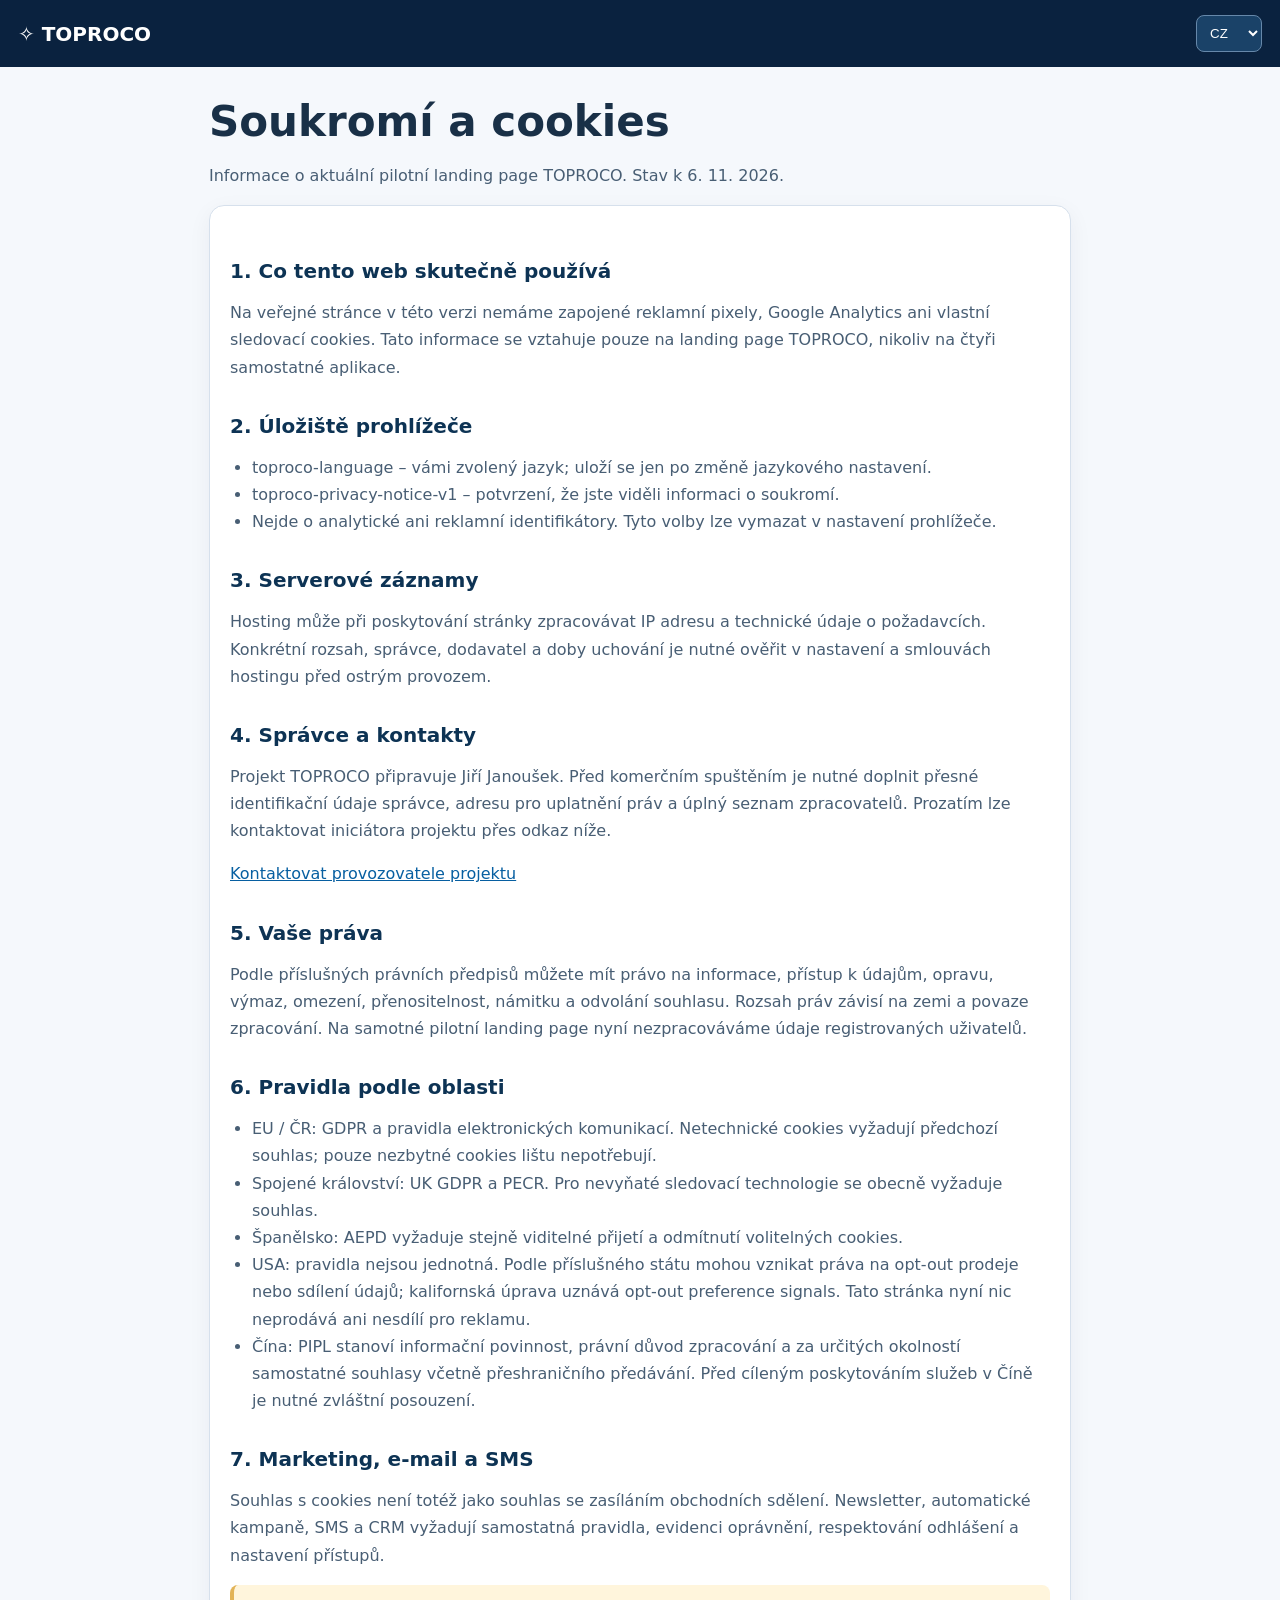
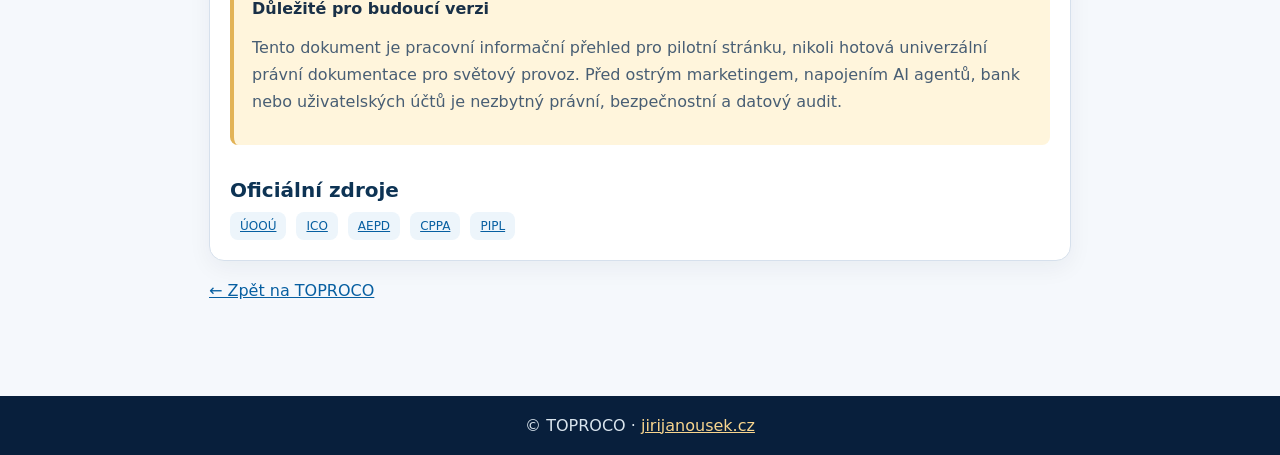
<file: privacy.html>
<!doctype html>
<html lang="cs"><head><meta charset="UTF-8"><meta name="viewport" content="width=device-width,initial-scale=1,viewport-fit=cover"><meta name="robots" content="noindex,nofollow"><meta name="color-scheme" content="light"><title>TOPROCO — Soukromí a cookies</title><link rel="icon" href="/favicon.svg" type="image/svg+xml"><link rel="stylesheet" href="/privacy.css">
<style>:root{font-family:system-ui,-apple-system,"Segoe UI",sans-serif;color:#193047;background:#f5f8fc}*{box-sizing:border-box}body{margin:0}header{background:#0a223f;color:#fff;padding:15px 18px;display:flex;align-items:center;gap:20px;justify-content:space-between}header a{color:#fff;text-decoration:none;font-size:20px;font-weight:900}.lang{background:#1a4268;color:#fff;border:1px solid #6688aa;border-radius:8px;padding:9px}.wrap{max-width:900px;margin:auto;padding:30px 19px 75px}h1{font-size:clamp(28px,4vw,42px);margin:0 0 8px}h2{font-size:20px;color:#0d3354;margin:33px 0 10px}p,li{line-height:1.7;color:#485e74}ul{padding-left:22px}.note{border-left:4px solid #e2b357;padding:14px 18px;background:#fff5dc;border-radius:8px}.box{border:1px solid #d6e0ec;border-radius:15px;padding:20px;background:#fff;box-shadow:0 7px 23px #0c26370e}a{color:#075fa1}footer{background:#081f3c;color:#d9e4ed;padding:20px;text-align:center}footer a{color:#f8d58e}.links{display:flex;flex-wrap:wrap;gap:10px}.links a{padding:7px 10px;background:#edf5fb;border-radius:8px;font-size:12px}.links a:focus-visible,a:focus-visible{outline:3px solid #e2b357;outline-offset:3px}</style></head>
<body><header><a href="/">✧ TOPROCO</a><label><span class="sr-only" style="position:absolute;clip:rect(0,0,0,0)" id="locale-label">Jazyk</span><select id="lang" class="lang" aria-labelledby="locale-label"><option value="cs">CZ</option><option value="sk">SK</option><option value="en">EN</option><option value="es">ES</option><option value="zh">中文</option></select></label></header>
<main class="wrap"><h1 data-k="title">Soukromí a cookies</h1><p data-k="subtitle"></p>
<div class="box"><h2 data-k="introTitle"></h2><p data-k="intro"></p>
<h2 id="storage" data-k="storeTitle"></h2><ul><li data-k="storeA"></li><li data-k="storeB"></li><li data-k="storeC"></li></ul>
<h2 data-k="logsTitle"></h2><p data-k="logs"></p>
<h2 data-k="controllerTitle"></h2><p data-k="controller"></p><p><a href="https://jirijanousek.cz/" rel="noopener noreferrer" target="_blank" data-k="contact">Kontaktovat iniciátora projektu</a></p>
<h2 data-k="rightsTitle"></h2><p data-k="rights"></p>
<h2 data-k="lawsTitle"></h2><ul><li data-k="eu"></li><li data-k="uk"></li><li data-k="es"></li><li data-k="us"></li><li data-k="cn"></li></ul>
<h2 data-k="marketingTitle"></h2><p data-k="marketing"></p>
<div class="note"><strong data-k="noticeTitle"></strong><p data-k="notice"></p></div>
<h2 data-k="sources">Oficiální zdroje</h2><div class="links"><a href="https://uoou.gov.cz/verejnost/qa-otazky-a-odpovedi/cookies" target="_blank" rel="noopener noreferrer">ÚOOÚ</a><a href="https://ico.org.uk/for-organisations/direct-marketing-and-privacy-and-electronic-communications/guide-to-pecr/cookies-and-similar-technologies/" target="_blank" rel="noopener noreferrer">ICO</a><a href="https://www.aepd.es/guias/guia-cookies.pdf" target="_blank" rel="noopener noreferrer">AEPD</a><a href="https://cppa.ca.gov/faq" target="_blank" rel="noopener noreferrer">CPPA</a><a href="https://en.spp.gov.cn/2021-12/29/c_948419.htm" target="_blank" rel="noopener noreferrer">PIPL</a></div></div>
<p><a href="/" data-k="home">← Zpět na TOPROCO</a></p></main><footer>© TOPROCO · <a href="https://jirijanousek.cz/" target="_blank" rel="noopener noreferrer">jirijanousek.cz</a></footer>
<script>'use strict';const i18n={"cs":{"title":"Soukromí a cookies","subtitle":"Informace o aktuální pilotní landing page TOPROCO. Stav k 6. 11. 2026.","introTitle":"1. Co tento web skutečně používá","intro":"Na veřejné stránce v této verzi nemáme zapojené reklamní pixely, Google Analytics ani vlastní sledovací cookies. Tato informace se vztahuje pouze na landing page TOPROCO, nikoliv na čtyři samostatné aplikace.","storeTitle":"2. Úložiště prohlížeče","storeA":"toproco-language – vámi zvolený jazyk; uloží se jen po změně jazykového nastavení.","storeB":"toproco-privacy-notice-v1 – potvrzení, že jste viděli informaci o soukromí.","storeC":"Nejde o analytické ani reklamní identifikátory. Tyto volby lze vymazat v nastavení prohlížeče.","logsTitle":"3. Serverové záznamy","logs":"Hosting může při poskytování stránky zpracovávat IP adresu a technické údaje o požadavcích. Konkrétní rozsah, správce, dodavatel a doby uchování je nutné ověřit v nastavení a smlouvách hostingu před ostrým provozem.","controllerTitle":"4. Správce a kontakty","controller":"Projekt TOPROCO připravuje Jiří Janoušek. Před komerčním spuštěním je nutné doplnit přesné identifikační údaje správce, adresu pro uplatnění práv a úplný seznam zpracovatelů. Prozatím lze kontaktovat iniciátora projektu přes odkaz níže.","rightsTitle":"5. Vaše práva","rights":"Podle příslušných právních předpisů můžete mít právo na informace, přístup k údajům, opravu, výmaz, omezení, přenositelnost, námitku a odvolání souhlasu. Rozsah práv závisí na zemi a povaze zpracování. Na samotné pilotní landing page nyní nezpracováváme údaje registrovaných uživatelů.","lawsTitle":"6. Pravidla podle oblasti","eu":"EU / ČR: GDPR a pravidla elektronických komunikací. Netechnické cookies vyžadují předchozí souhlas; pouze nezbytné cookies lištu nepotřebují.","uk":"Spojené království: UK GDPR a PECR. Pro nevyňaté sledovací technologie se obecně vyžaduje souhlas.","es":"Španělsko: AEPD vyžaduje stejně viditelné přijetí a odmítnutí volitelných cookies.","us":"USA: pravidla nejsou jednotná. Podle příslušného státu mohou vznikat práva na opt-out prodeje nebo sdílení údajů; kalifornská úprava uznává opt-out preference signals. Tato stránka nyní nic neprodává ani nesdílí pro reklamu.","cn":"Čína: PIPL stanoví informační povinnost, právní důvod zpracování a za určitých okolností samostatné souhlasy včetně přeshraničního předávání. Před cíleným poskytováním služeb v Číně je nutné zvláštní posouzení.","marketingTitle":"7. Marketing, e-mail a SMS","marketing":"Souhlas s cookies není totéž jako souhlas se zasíláním obchodních sdělení. Newsletter, automatické kampaně, SMS a CRM vyžadují samostatná pravidla, evidenci oprávnění, respektování odhlášení a nastavení přístupů.","noticeTitle":"Důležité pro budoucí verzi","notice":"Tento dokument je pracovní informační přehled pro pilotní stránku, nikoli hotová univerzální právní dokumentace pro světový provoz. Před ostrým marketingem, napojením AI agentů, bank nebo uživatelských účtů je nezbytný právní, bezpečnostní a datový audit.","home":"← Zpět na TOPROCO","contact":"Kontaktovat provozovatele projektu","sources":"Oficiální zdroje","locale":"Jazyk"},"sk":{"title":"Súkromie a cookies","subtitle":"Informácie o aktuálnej pilotnej stránke TOPROCO. Stav k 6. 11. 2026.","introTitle":"1. Čo stránka používa","intro":"V tejto verzii nemáme reklamné pixely, Google Analytics ani sledovacie cookies. Informácia platí iba pre landing page TOPROCO, nie pre samostatné aplikácie.","storeTitle":"2. Úložisko prehliadača","storeA":"toproco-language – jazyk zvolený používateľom; uloží sa až po zmene jazyka.","storeB":"toproco-privacy-notice-v1 – potvrdenie zobrazenia informácie o súkromí.","storeC":"Nejde o reklamné ani analytické identifikátory. Dáta možno vymazať v prehliadači.","logsTitle":"3. Serverové záznamy","logs":"Hosting môže spracúvať IP adresu a technické údaje o pripojení. Rozsah a dobu uchovania treba overiť pred ostrou prevádzkou.","controllerTitle":"4. Prevádzkovateľ a kontakt","controller":"Projekt TOPROCO pripravuje Jiří Janoušek. Pred komerčným spustením treba doplniť úplné identifikačné údaje, kontaktnú adresu a zoznam sprostredkovateľov.","rightsTitle":"5. Vaše práva","rights":"Podľa uplatniteľného práva máte práva na informácie, prístup, opravu, výmaz, obmedzenie, prenosnosť a námietku alebo odvolanie súhlasu. Ich rozsah závisí od spracúvania.","lawsTitle":"6. Pravidlá podľa krajiny","eu":"EÚ / ČR: GDPR a pravidlá elektronických komunikácií; nepovinné cookies vyžadujú súhlas.","uk":"Spojené kráľovstvo: UK GDPR a PECR vyžadujú súhlas s nevyňatým sledovaním.","es":"Španielsko: AEPD žiada rovnako viditeľné prijať a odmietnuť.","us":"USA: pravidlá sa líšia podľa štátu. Niektoré poskytujú právo odmietnuť predaj a zdieľanie údajov.","cn":"Čína: PIPL vyžaduje právny základ, informovanie a pri určených činnostiach osobitný súhlas.","marketingTitle":"7. Marketing a správy","marketing":"Súhlas s cookies nie je súhlas so zasielaním marketingových e-mailov alebo SMS. Treba samostatné pravidlá a možnosť odhlásiť sa.","noticeTitle":"Pred komerčným spustením","notice":"Toto je pracovná informácia pre pilotný web, nie úplný globálny právny audit. Ďalšie integrácie potrebujú odborné posúdenie.","home":"← Späť na TOPROCO","contact":"Kontaktovať iniciátora","sources":"Oficiálne zdroje","locale":"Jazyk"},"en":{"title":"Privacy and cookies","subtitle":"Information on the current TOPROCO pilot landing page. Updated 6 November 2026.","introTitle":"1. What this site uses","intro":"This version does not install Google Analytics, advertising pixels or visitor tracking cookies. This page describes only the TOPROCO landing page, not the four separate applications.","storeTitle":"2. Browser storage","storeA":"toproco-language – stores the language you actively select.","storeB":"toproco-privacy-notice-v1 – records dismissal of the privacy information notice.","storeC":"Neither value is an advertising or analytics identifier. You can clear them through your browser.","logsTitle":"3. Server access logs","logs":"Hosting infrastructure may process IP addresses and technical request logs. Their scope, provider, purposes and retention need verification before full commercial launch.","controllerTitle":"4. Operator and contact","controller":"The TOPROCO project is being developed by Jiří Janoušek. Full controller identification, a privacy contact address and processor details must be completed before a commercial launch.","rightsTitle":"5. Your rights","rights":"Depending on the law and processing activity, you may have rights to information, access, correction, deletion, restriction, portability, objection and consent withdrawal. No registration data is processed by this landing page.","lawsTitle":"6. Jurisdictional overview","eu":"EU / Czech Republic: GDPR and electronic communications rules generally require prior consent for non-essential tracking.","uk":"United Kingdom: UK GDPR and PECR generally require consent for non-exempt storage or access technologies.","es":"Spain: AEPD requires equally visible accept and reject options for optional cookies.","us":"United States: obligations vary by state. Certain states provide opt-out rights regarding sale or sharing. California recognizes opt-out preference signals.","cn":"China: PIPL requires an appropriate processing basis and notice, with separate consent in specific situations, including certain cross-border transfers.","marketingTitle":"7. Email, SMS and marketing","marketing":"Cookie consent is not consent to marketing messages. Newsletters, SMS campaigns and CRM outreach require their own lawful basis, controls and unsubscribe mechanisms.","noticeTitle":"Before full launch","notice":"This is a transparent pilot-site notice, not comprehensive legal advice or a globally certified compliance policy. Commercial tracking, AI services and payment or bank integrations need proper legal and security reviews.","home":"← Back to TOPROCO","contact":"Contact project initiator","sources":"Official guidance","locale":"Language"},"es":{"title":"Privacidad y cookies","subtitle":"Información sobre la página piloto TOPROCO. Actualizado: 6 de noviembre de 2026.","introTitle":"1. Qué utiliza esta web","intro":"Esta versión no instala Google Analytics, píxeles publicitarios ni cookies de seguimiento. La información solo afecta a esta página, no a las cuatro aplicaciones independientes.","storeTitle":"2. Almacenamiento del navegador","storeA":"toproco-language – guarda el idioma seleccionado expresamente.","storeB":"toproco-privacy-notice-v1 – recuerda que se ha cerrado el aviso informativo.","storeC":"Ninguna de estas claves sirve para publicidad o analítica. Puedes eliminarlas desde el navegador.","logsTitle":"3. Registros del servidor","logs":"El proveedor de alojamiento puede tratar direcciones IP y datos técnicos. Antes de la actividad comercial se deben verificar el alcance, los plazos y los responsables.","controllerTitle":"4. Responsable y contacto","controller":"TOPROCO está siendo desarrollado por Jiří Janoušek. Antes del lanzamiento comercial se completarán los datos legales, la dirección de privacidad y los encargados del tratamiento.","rightsTitle":"5. Derechos","rights":"Según la legislación aplicable, puedes solicitar información, acceso, rectificación, supresión, limitación, portabilidad, oposición o retirar tu consentimiento. Esta página no procesa registros de usuarios.","lawsTitle":"6. Normativa por región","eu":"UE / República Checa: RGPD y normativa de comunicaciones electrónicas; el seguimiento no esencial requiere consentimiento.","uk":"Reino Unido: UK GDPR y PECR requieren consentimiento para tecnologías no exentas.","es":"España: la AEPD exige aceptar y rechazar al mismo nivel y con igual visibilidad.","us":"EE. UU.: las obligaciones varían por estado. Algunos reconocen el derecho de oposición a la venta o al intercambio de datos; California reconoce señales de exclusión.","cn":"China: la PIPL exige una base jurídica, información y, en ciertos supuestos, consentimiento separado para transferencias internacionales.","marketingTitle":"7. Marketing, correo y SMS","marketing":"Aceptar cookies no implica aceptar mensajes comerciales. Las campañas de correo, SMS y CRM necesitan bases jurídicas y mecanismos de baja independientes.","noticeTitle":"Antes del lanzamiento comercial","notice":"Este es un aviso para la web piloto, no una certificación jurídica global. Las nuevas integraciones requieren revisión legal y de seguridad.","home":"← Volver a TOPROCO","contact":"Contactar con el promotor","sources":"Fuentes oficiales","locale":"Idioma"},"zh":{"title":"隐私与 Cookie","subtitle":"TOPROCO 试点网站隐私信息（2026 年 11 月 6 日更新）。","introTitle":"1. 网站当前使用的技术","intro":"本页面目前未安装 Google Analytics、广告像素或访客跟踪 Cookie。本说明仅适用于 TOPROCO 主页，不包含四款独立应用。","storeTitle":"2. 浏览器本地存储","storeA":"toproco-language：仅在您主动选择语言后保存该选择。","storeB":"toproco-privacy-notice-v1：记录您已关闭隐私提示。","storeC":"上述数据不用于广告或分析，可在浏览器设置中清除。","logsTitle":"3. 服务器访问日志","logs":"托管服务可能处理 IP 地址及技术请求日志。正式商业运营前须核实处理者、目的、范围及保存期限。","controllerTitle":"4. 运营者及联系方式","controller":"TOPROCO 项目由 Jiří Janoušek 筹备。商业运营前仍需补充完整的个人信息处理者资料、隐私联系渠道及服务商清单。","rightsTitle":"5. 您的权利","rights":"依据适用法律和处理行为，您可能享有知情、查阅、更正、删除、限制处理、数据转移、拒绝处理和撤回同意的权利。本主页目前不处理用户注册资料。","lawsTitle":"6. 各地区法律概览","eu":"欧盟及捷克：GDPR 和电子通信法规通常要求在启用非必要追踪前获得同意。","uk":"英国：UK GDPR 与 PECR 通常要求对非豁免追踪技术获得同意。","es":"西班牙：AEPD 要求接受和拒绝可选 Cookie 的入口同样醒目。","us":"美国：各州规定不同；部分州要求提供拒绝出售或共享个人信息的权利，加州承认退出偏好信号。","cn":"中国：个人信息保护法要求适当法律依据、透明告知，并在特定情形下取得单独同意，包括部分跨境提供行为。","marketingTitle":"7. 营销邮件与短信","marketing":"Cookie 同意不等同于接收营销邮件或短信的同意。推广活动需要独立的法律依据和退订机制。","noticeTitle":"正式运营之前","notice":"本说明仅针对试点主页，并非完整的全球法律合规认证。商业营销、AI、银行及支付集成需进一步法律和安全评估。","home":"← 返回 TOPROCO","contact":"联系项目发起人","sources":"官方资料","locale":"语言"}};const sel=document.getElementById('lang');function showPrivacyLang(l){const code=i18n[l]?l:'cs';document.documentElement.lang=code;sel.value=code;document.querySelectorAll('[data-k]').forEach(el=>{if(i18n[code][el.dataset.k])el.textContent=i18n[code][el.dataset.k]});document.getElementById('locale-label').textContent=i18n[code].locale;}let saved='cs';try{saved=localStorage.getItem('toproco-language')||'cs'}catch(e){}showPrivacyLang(saved);sel.addEventListener('change',()=>{showPrivacyLang(sel.value);try{localStorage.setItem('toproco-language',sel.value)}catch(e){}});</script></body></html>
</file>
<file: privacy.css>
/* TOPROCO privacy UX: compact, non-blocking, responsive, accessible */
.tp-privacy-banner[hidden],.tp-privacy-dialog[hidden]{display:none!important}
.tp-privacy-banner{position:fixed;z-index:120;left:max(12px,env(safe-area-inset-left));right:max(12px,env(safe-area-inset-right));bottom:max(12px,env(safe-area-inset-bottom));max-width:1020px;margin:0 auto;padding:16px 18px;background:#102743;color:#f8fbff;border:1px solid #c69953;border-radius:16px;box-shadow:0 14px 40px #06131c85;display:flex;align-items:center;gap:16px;justify-content:space-between;flex-wrap:wrap;font-size:14px;line-height:1.5}
.tp-privacy-banner p{margin:0;max-width:670px;flex:1 1 420px}
.tp-privacy-banner strong{color:#ffd181}
.tp-privacy-banner-actions{display:flex;align-items:center;gap:8px;flex:0 0 auto;flex-wrap:wrap}
.tp-privacy-banner button,.tp-privacy-banner a,.tp-privacy-dialog button{font:inherit;font-weight:750;cursor:pointer;min-height:44px;padding:9px 15px;border-radius:10px}
.tp-privacy-banner button:focus-visible,.tp-privacy-banner a:focus-visible,.tp-privacy-dialog button:focus-visible,.tp-privacy-toggle:focus-visible{outline:3px solid #ffd06c;outline-offset:3px}
.tp-privacy-banner .tp-primary{border:1px solid #f0ba5e;color:#13273e;background:#f3c36b}
.tp-privacy-banner .tp-secondary{border:1px solid #8aa7c3;color:#fff;background:#1b3f64}
.tp-privacy-banner .tp-close{min-width:44px;padding:7px;border:1px solid #6484a4;color:#f6f8ff;background:transparent;font-size:21px}
.tp-privacy-dialog{position:fixed;z-index:130;max-width:min(620px,calc(100vw - 26px));width:100%;max-height:calc(100dvh - 30px);overflow:auto;border:1px solid #d4bd89;border-radius:18px;padding:0;box-shadow:0 25px 80px #05182b88;background:#fff;color:#182c41}
.tp-privacy-dialog::backdrop{background:#081b2baa;backdrop-filter:blur(3px)}
.tp-privacy-dialog-inner{padding:clamp(18px,4vw,29px)}
.tp-privacy-dialog h2{font-size:25px;line-height:1.2;margin:0 0 15px;color:#0e2d4b}
.tp-privacy-dialog p{font-size:14px;line-height:1.65;color:#42586a}
.tp-privacy-dialog .tp-category{padding:14px;border:1px solid #dbe4ed;background:#f7f9fb;border-radius:11px;margin:12px 0}
.tp-privacy-dialog .tp-category strong{display:block;color:#123454;font-size:15px;margin-bottom:4px}
.tp-privacy-dialog .tp-category span{display:block;color:#547085;font-size:13px}
.tp-privacy-dialog .tp-dialog-actions{display:flex;justify-content:flex-end;align-items:center;gap:10px;flex-wrap:wrap;margin-top:20px}
.tp-privacy-dialog .tp-dialog-actions button{color:#14283d;background:#f3c46d;border:1px solid #d0a25a}
.tp-privacy-dialog a{color:#135ea2;text-decoration:underline}
.tp-privacy-footer-action{appearance:none;border:0;background:transparent;padding:3px 0;color:#f2cf85;text-decoration:underline;cursor:pointer;text-underline-offset:3px;font:inherit;font-size:13px}
.tp-privacy-footer-action:focus-visible{outline:2px solid #f2cf85;outline-offset:3px}
@media(max-width:650px){.tp-privacy-banner{align-items:stretch;gap:10px;font-size:12px;padding:13px 12px;border-radius:13px}.tp-privacy-banner p{flex:1 1 100%}.tp-privacy-banner-actions{width:100%;display:grid;grid-template-columns:1fr 1fr 44px;gap:6px}.tp-privacy-banner button{font-size:12px;padding:8px 6px}.tp-privacy-dialog h2{font-size:21px}.tp-privacy-dialog .tp-dialog-actions button{width:100%}}
@media(prefers-reduced-motion:reduce){.tp-privacy-dialog::backdrop{backdrop-filter:none}}
</file>
<file: toproco.css>
/* Warm editorial palette for the public landing page. */
:root {
  --bg: #fbf8f2;
  --paper: #fffcf7;
  --sand: #f1e8da;
  --text: #25392f;
  --muted: #526158;
  --gold: #a86d33;
  --green: #234b3c;
  --green-dark: #193c30;
  --border: #ddd5c6;
  --serif: Georgia, 'Times New Roman', serif;
  --max: 1300px;
}

body { background: var(--bg); color: var(--text); }
header { background: #fffcf7f7; color: var(--text); border-color: var(--border); box-shadow: none; }
header .brand-name { color: var(--text); }
header .brand-sub { color: #745433; }
.desktop-nav a, .nav-drop a { color: var(--text); }
.desktop-nav a.active-home, .desktop-nav a:hover, .nav-drop a:hover {
  color: var(--green-dark);
  background: #eaf0e7;
  border-color: var(--green);
}
.lang, .menu-button { background: var(--paper); color: var(--text); border-color: #b8bdb0; }
.nav-drop { background: var(--paper); }
.nav-drop a { border-color: var(--border); }

.top-cta, .btn-primary {
  background: var(--green);
  border-color: var(--green);
  color: white;
  box-shadow: none;
}
.top-cta:hover, .btn-primary:hover { background: var(--green-dark); }
.btn-outline { background: transparent; color: var(--green-dark); border-color: #9ca89d; }
.btn-outline:hover { background: #e7ece3; }

.hero {
  min-height: 0;
  padding: clamp(38px, 5.6vw, 84px) 0;
  background: var(--sand);
  color: var(--text);
}
.hero-grid {
  grid-template-columns: minmax(0, .9fr) minmax(0, 1.1fr);
  gap: clamp(32px, 5vw, 74px);
}
.hero .eyebrow, .kicker { color: #795030; letter-spacing: .14em; }
.hero h1, .section h2, .benefits-section h2, .insights-section h2, .getting-started h2, .cta h2 {
  font-family: var(--serif);
  font-weight: 500;
  letter-spacing: -.045em;
  color: var(--text);
}
.hero h1 {
  max-width: 11ch;
  font-size: clamp(47px, 5.65vw, 82px);
  line-height: 1;
  margin: 20px 0 24px;
  text-shadow: none;
}
.hero h1 em { color: #855632; font-style: italic; }
.hero .lead { color: var(--muted); text-shadow: none; }
.hero .actions { margin-bottom: 0; }
.hero .btn, .product-obchod .btn { font-size: 14px; border-radius: 9px; }

.hero-photo, .community-photo {
  margin: 0;
  overflow: hidden;
  border-radius: 19px;
  background: #e2d5c3;
}
.hero-photo { position: relative; }
.hero-photo img, .community-photo img {
  display: block;
  width: 100%;
  height: auto;
  aspect-ratio: 1.35;
  object-fit: cover;
}
.hero-photo figcaption {
  position: absolute;
  inset: auto auto 15px 15px;
  max-width: calc(100% - 30px);
  padding: 8px 13px;
  border-radius: 7px;
  background: var(--paper);
  color: var(--text);
  font-size: 13px;
  line-height: 1.4;
}

.section-heading { text-align: left; }
.section-heading .section-intro { margin: 0 0 28px; }
.section-intro, .insights-heading p { color: var(--muted); }
.product-grid { gap: 18px; }
.product {
  background: var(--paper);
  border-color: var(--border);
  border-radius: 16px;
  box-shadow: none;
}
.product-cover { height: auto; aspect-ratio: 16 / 9; background: #e2d5c3; }
.product-cover:after { display: none; }
.product-body { padding: 16px 18px 18px; min-height: 0; }
.product-symbol { display: none; }
.product h3 { color: var(--text); margin: 0 0 8px; font-size: 22px; }
.product p { color: var(--muted); font-size: 14px; line-height: 1.55; margin-bottom: 18px; }
.product a {
  background: #e9eee5;
  color: var(--green-dark);
  min-height: 44px;
  padding: 10px;
  font-size: 13px;
}
.product a:hover { background: #dce8dc; filter: none; }
.product-obchod {
  grid-column: 1 / -1;
  display: grid;
  grid-template-columns: minmax(0, 1.1fr) minmax(0, .9fr);
  background: #e7ede4;
  border-color: #ccd9ca;
}
.product-obchod .product-cover { align-self: center; }
.product-obchod .product-body {
  align-items: flex-start;
  justify-content: center;
  padding: clamp(25px, 4vw, 59px);
}
.product-obchod h3 {
  font: 500 clamp(35px, 5vw, 63px)/1.05 var(--serif);
  letter-spacing: -.045em;
  margin: 12px 0;
}
.product-obchod p { flex: initial; max-width: 39ch; font-size: 16px; }
.product-obchod .btn { background: var(--green); color: white; padding: 11px 16px; }
.product-obchod .btn:hover { background: var(--green-dark); }

.benefits-section, .insights-section, #scenare, .getting-started { background: var(--bg); }
.section.alt, #bezpecnost { background: var(--sand); }
.benefit > span, .start-step span {
  color: var(--green-dark);
  background: #e7ede4;
  border-color: #ccd9ca;
  box-shadow: none;
}
.benefit b, .start-step b { color: var(--text); }
.insight-panel, .audience-panel, .calc, .start-step { border-color: var(--border); box-shadow: none; }
#pro-koho .audience button.selected { background: var(--green); border-color: var(--green); color: white; }
#komunita { background: #e7ede4; color: var(--text); }
#komunita h2 { color: var(--text); }
#komunita .kicker { color: #795030; }
#komunita .section-intro { color: var(--muted); }
.growth { grid-template-columns: minmax(0, 1.05fr) minmax(0, .95fr); gap: clamp(30px, 5vw, 76px); }
.community-photo img { aspect-ratio: 1.5; }
#partneri { background: var(--green-dark); }
#partneri .price { background: #234a3c; border-color: #577669; }
#partneri .price.featured { border-color: #f2bc58; }
#partneri .section-intro, #partneri .price p, #partneri .price ul, #partneri .disclose { color: #e2ebe3; }

.cta { background: #eee0ca; color: var(--text); }
.cta h2 { font-size: clamp(36px, 5vw, 63px); line-height: 1.05; margin: 13px 0 18px; }
.cta .section-intro { color: var(--muted); }
.cta .btn { background: var(--green); border-color: var(--green); }
.footer { background: var(--green-dark); }
.footer-bottom p { color: #d4e2d8; }

@media (max-width: 1050px) {
  .product-grid { grid-template-columns: repeat(2, minmax(0, 1fr)); }
}
@media (max-width: 860px) {
  .hero-grid, .growth { grid-template-columns: 1fr; }
  .hero h1 { font-size: clamp(42px, 9vw, 68px); }
  .hero-photo img { aspect-ratio: 1.6; }
}
@media (max-width: 760px) {
  .product-obchod { grid-template-columns: 1fr; }
}
@media (max-width: 620px) {
  .hero-photo, .community-photo { border-radius: 13px; }
  .hero-photo img { aspect-ratio: 1.33; }
  .product-grid { gap: 13px; }
  .hero .actions .btn { flex: 0 1 auto; }
  .hero-photo figcaption { font-size: 11px; inset: auto auto 10px 10px; }
}
@media (max-width: 420px) {
  .product-grid { grid-template-columns: 1fr; }
}

@media (max-width: 1080px) {
  .nav-drop.open { display: block; }
}

.tp-privacy-banner {
  background: var(--green-dark);
  color: #f6f3e9;
  border-color: #698776;
  box-shadow: 0 12px 28px #193c3040;
}
.tp-privacy-banner strong { color: #f7d99c; }
.tp-privacy-banner .tp-primary { background: #f1dfb9; color: var(--green-dark); border-color: #f1dfb9; }
.tp-privacy-banner .tp-secondary, .tp-privacy-banner .tp-close {
  background: transparent;
  color: #f6f3e9;
  border-color: #91a597;
}

/* These defaults also cover static hosting and unavailable theme storage. */
:root {
  --bg: #fbf8f0;
  --paper: #fffcf6;
  --sand: #f7e8d1;
  --text: #20352c;
  --link: #155e52;
  --button: #08654b;
  --button-ink: #ffffff;
  --active: #f7b83d;
  --active-ink: #000000;
  --font-body: 16px;
  --heading-scale: 1;
  --body-weight: 400;
  --heading-weight: 500;
}

body { font-size: var(--font-body); font-weight: var(--body-weight); }
header, .insight-panel, .audience-panel, .calc, .start-step,
#bezpecnost .security-item, #pro-koho .audience button, .insight-panel-top select {
  background: var(--paper);
  color: var(--text);
}
header .brand-sub, .desktop-nav a, .nav-drop a, main a:not([class]) { color: var(--link); }
.desktop-nav a { font-size: calc(var(--font-body) * .74); }
.desktop-nav a.active-home, .desktop-nav a:hover, .nav-drop a:hover,
.hero .btn-outline, #pro-koho .audience button.selected,
.benefit > span, .start-step span {
  color: var(--active-ink);
  background: var(--active);
  border-color: var(--active);
}
.top-cta, .btn-primary, .product a, .product-obchod .btn, .cta .btn {
  background: var(--button);
  border-color: var(--button);
  color: var(--button-ink);
}
.top-cta:hover, .btn-primary:hover, .product a:hover, .product-obchod .btn:hover, .cta .btn:hover {
  background: var(--button);
  color: var(--button-ink);
  filter: brightness(.92);
}
.hero .btn-outline:hover { background: var(--active); color: var(--active-ink); filter: brightness(.92); }
main .btn-outline:not(.hero .btn-outline) { color: var(--link); border-color: currentColor; }
main .btn-outline:not(.hero .btn-outline):hover { background: var(--paper); }
.product-obchod, #komunita, .cta { background: var(--sand); border-color: var(--border); }
.hero .eyebrow, .hero h1 em, .kicker, #komunita .kicker, .calc-result output { color: var(--link); }
.hero .lead, .section-intro, .insights-heading p, .product p, #komunita .section-intro,
.benefit b, .start-step b, .audience-panel h3, .audience-panel p, .insight-panel h3,
.insight-panel-top label, .legend, .allocation-legend > div, .allocation-legend b, .chart-note,
.chart-foot, .donut-chart > span, .donut-chart small, .calc label, .calc-result p,
#bezpecnost .security-item b, #bezpecnost .security-item p, .cta .section-intro {
  color: var(--text);
}
.chart-foot strong { color: var(--link); }
#chartGrid text { fill: var(--text); }
.donut-chart::before { background: var(--paper); }
#partneri, .footer, .tp-privacy-banner {
  background: color-mix(in srgb, var(--button) 30%, #101b23);
}
#partneri .price { background: color-mix(in srgb, var(--button) 34%, #152732); }
#partneri .kicker, #partneri .price small { color: #f7d99c; }

.hero h1, .section h2, .benefits-section h2, .insights-section h2, .getting-started h2,
.cta h2, .product h3 { font-weight: var(--heading-weight); }
.hero h1 { font-size: calc(clamp(47px, 5.65vw, 82px) * var(--heading-scale)); }
.section h2, .benefits-section h2, .insights-section h2, .getting-started h2 {
  font-size: calc(clamp(29px, 3.6vw, 44px) * var(--heading-scale));
}
.cta h2 { font-size: calc(clamp(36px, 5vw, 63px) * var(--heading-scale)); }
.product h3 { font-size: calc(22px * var(--heading-scale)); }
.product-obchod h3 { font-size: calc(clamp(35px, 5vw, 63px) * var(--heading-scale)); }
.hero .lead { font-size: calc(var(--font-body) * 1.12); }
.section-intro, .product-obchod p, .audience-panel p { font-size: var(--font-body); }
.product p:not(.product-obchod p), .price p, .price ul, .security-item p,
.insights-heading p, .calc label { font-size: calc(var(--font-body) * .875); }
main .btn, .product a, .top-cta { font-size: calc(var(--font-body) * .875); }
.footer .footer-admin {
  display: inline-flex;
  align-items: center;
  justify-content: center;
  min-height: 44px;
  margin-top: 9px;
  padding: 0 17px;
  border: 1px solid #f3cb7c;
  border-radius: 9px;
  color: #f3cb7c;
  font-size: .875rem;
  font-weight: 700;
  text-decoration: none;
}
.footer .footer-admin:hover, .footer .footer-admin:focus-visible {
  background: #f3cb7c;
  color: #193c30;
}
@media (max-width: 1180px) {
  .desktop-nav, .top-cta { display: none; }
  .menu-button { display: block; }
  .lang { margin-left: auto; }
  .nav-drop.open { display: block; }
}
@media (max-width: 860px) {
  .hero h1 { font-size: calc(clamp(38px, 9vw, 68px) * var(--heading-scale)); overflow-wrap: anywhere; }
}
</file>
